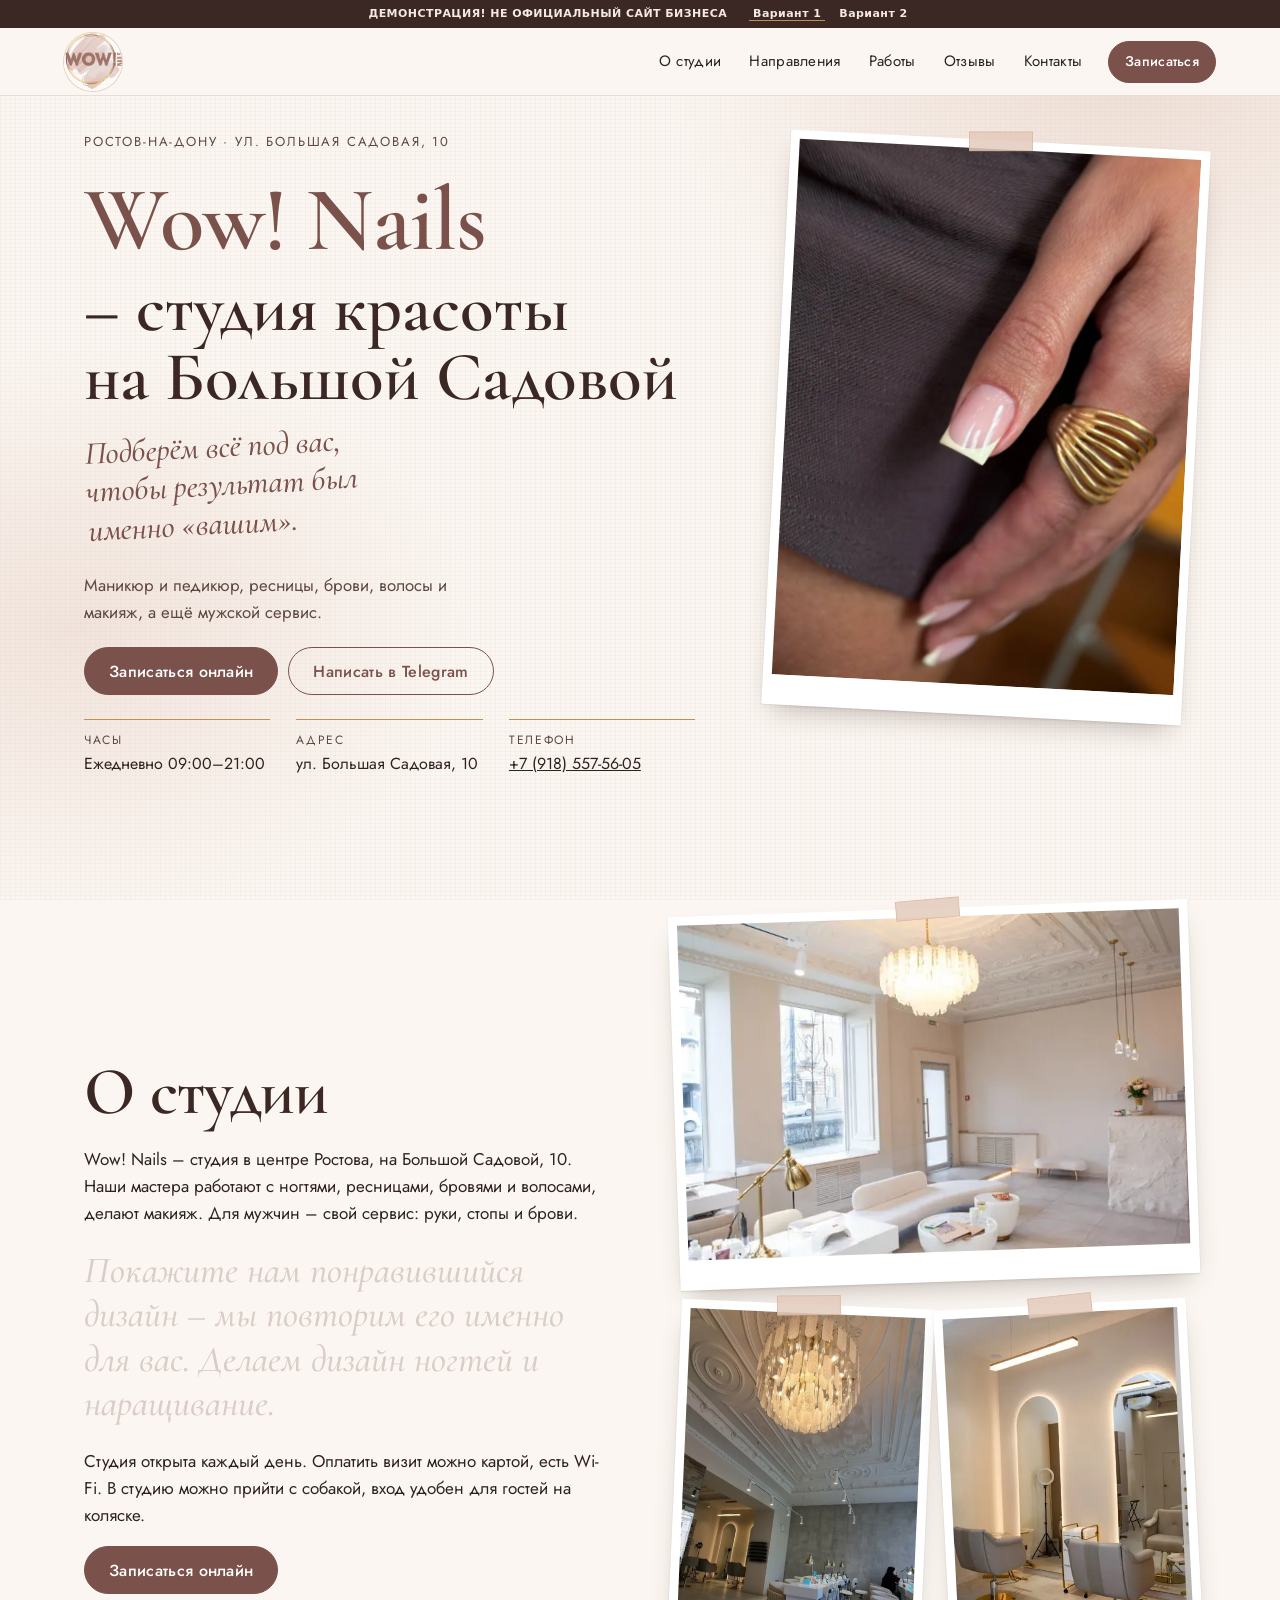
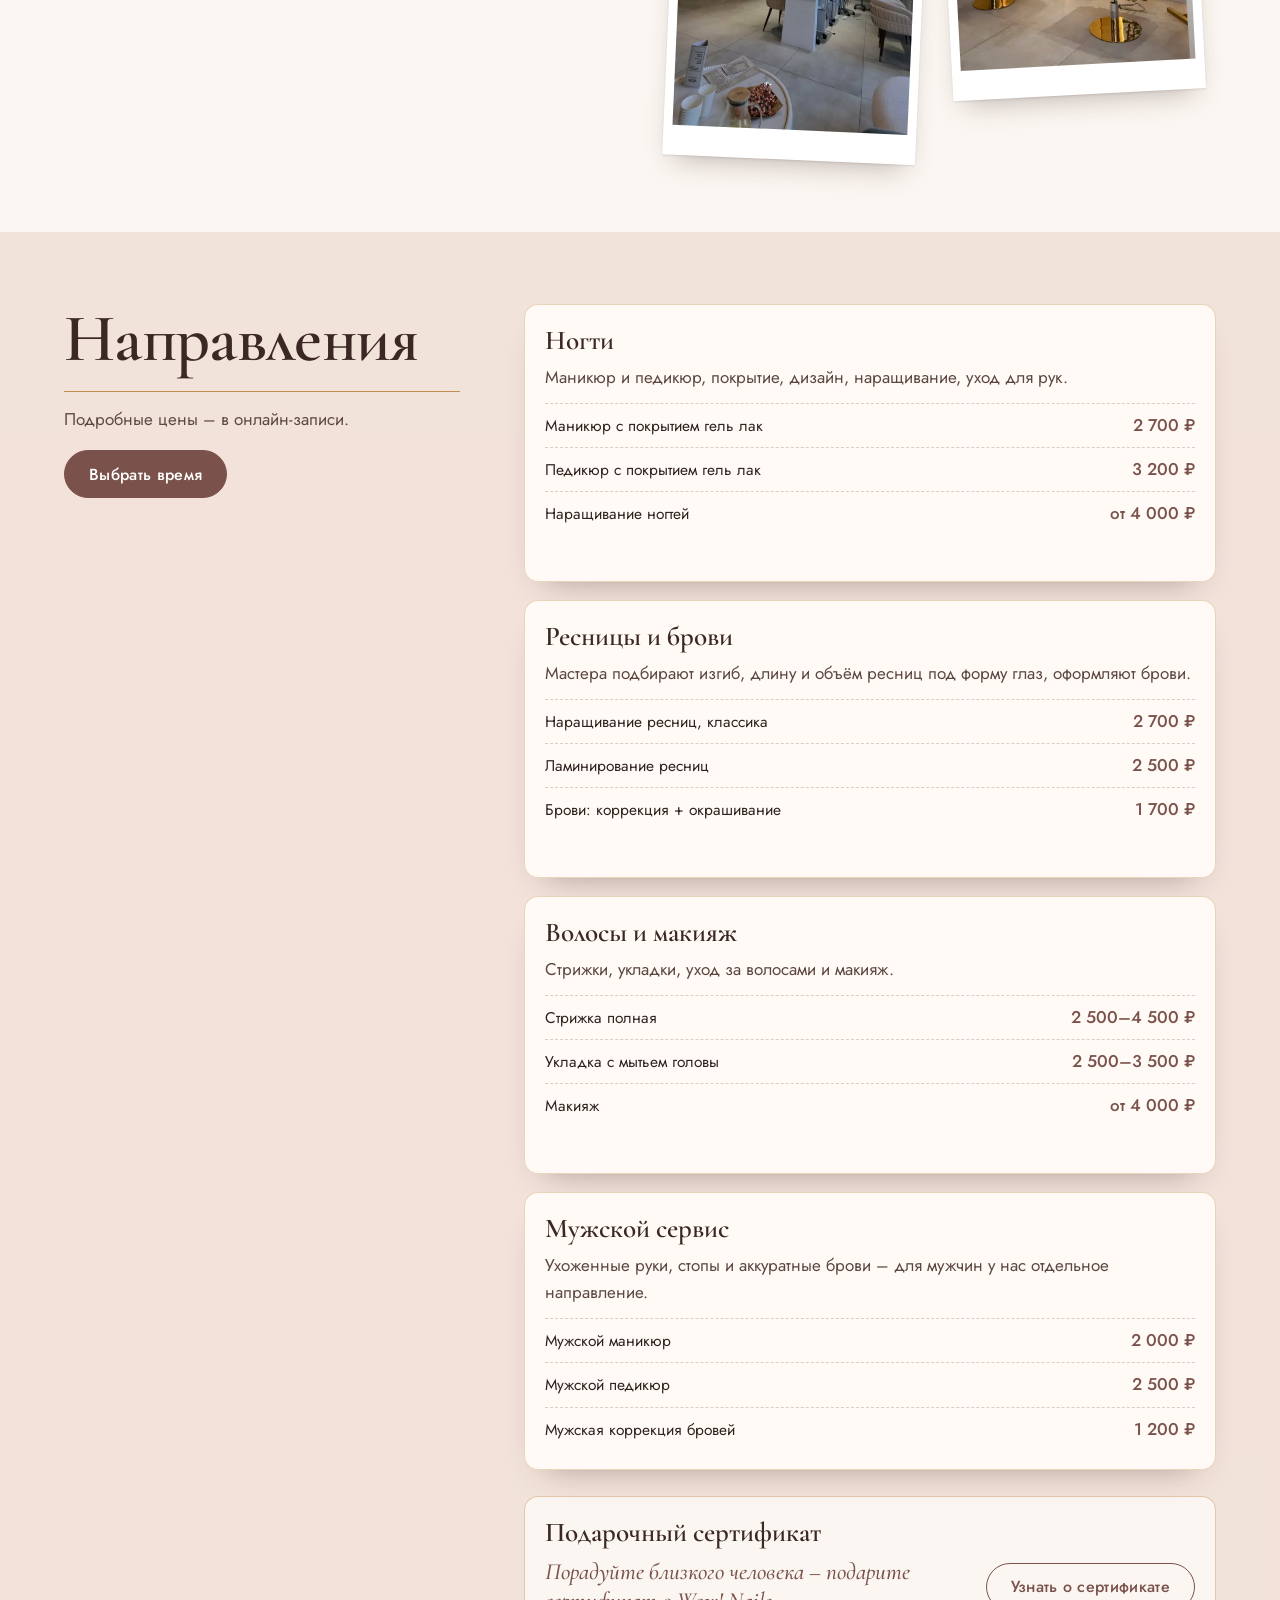
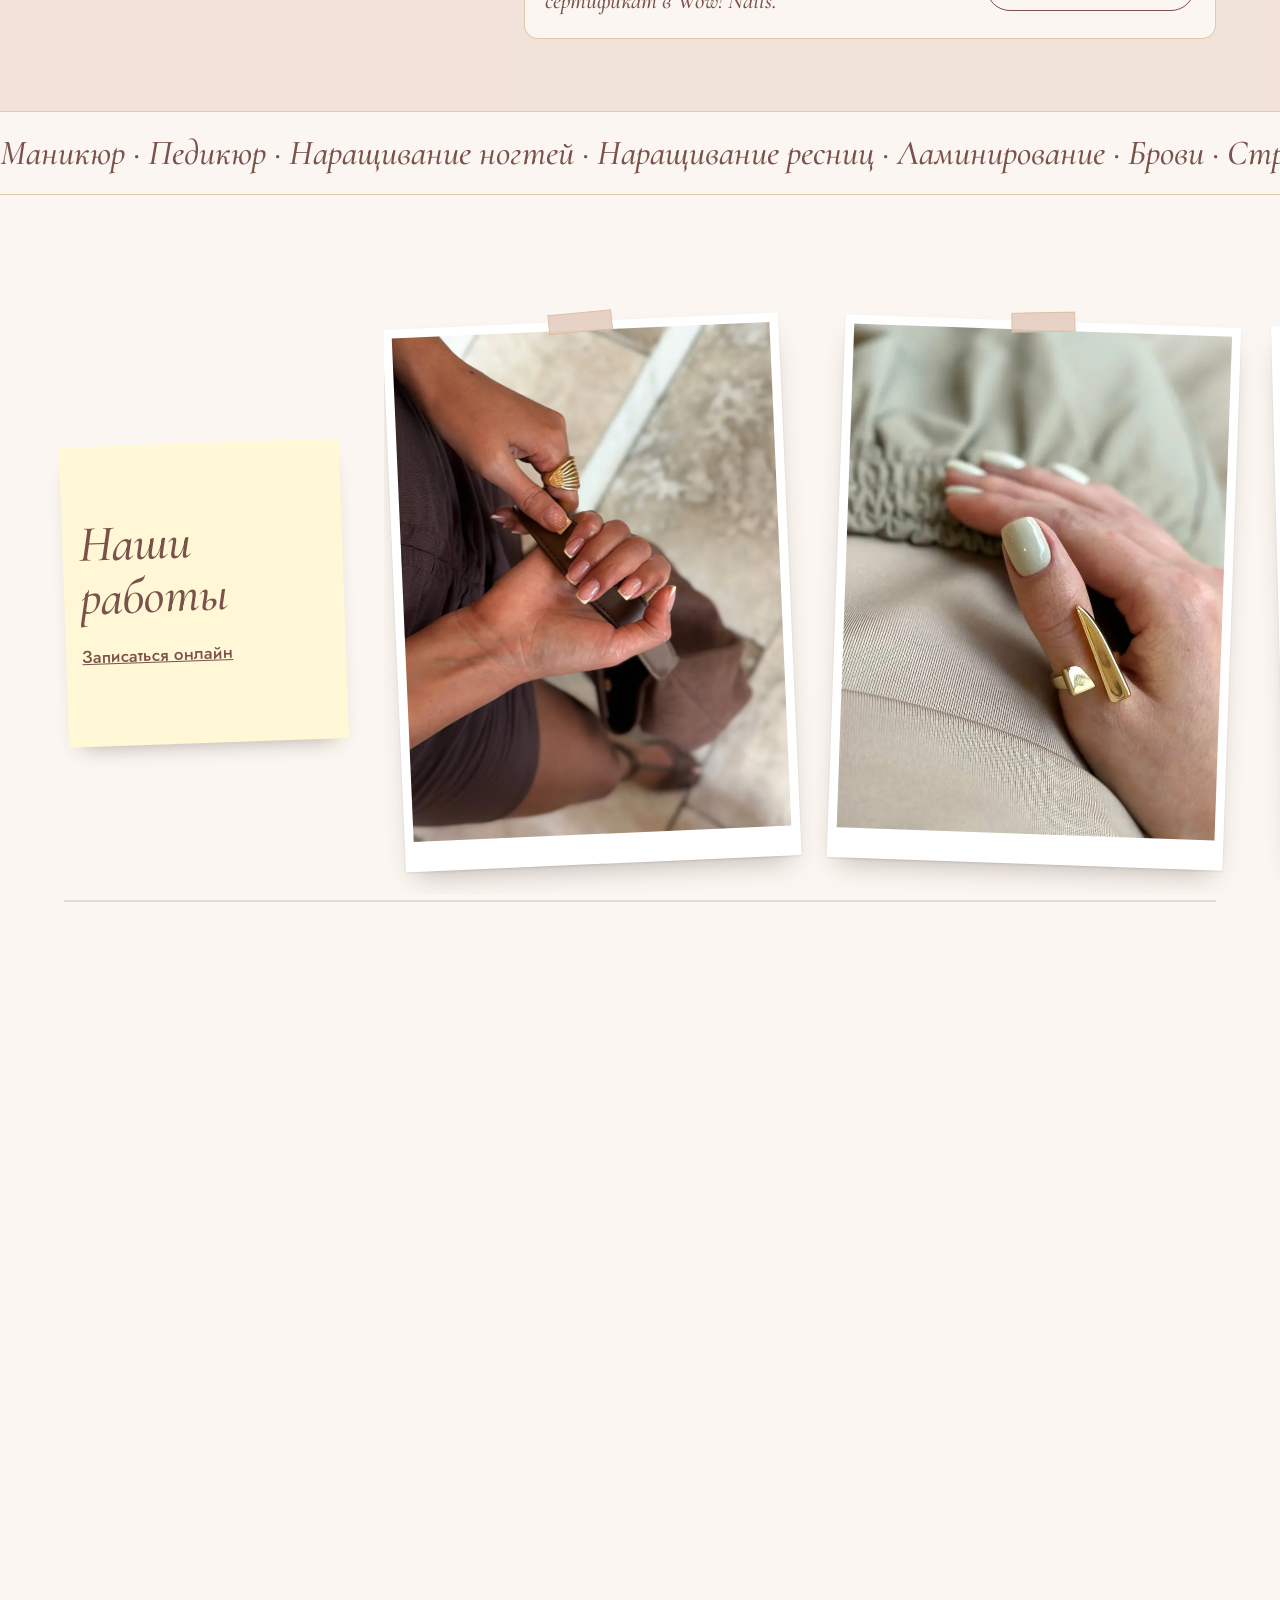
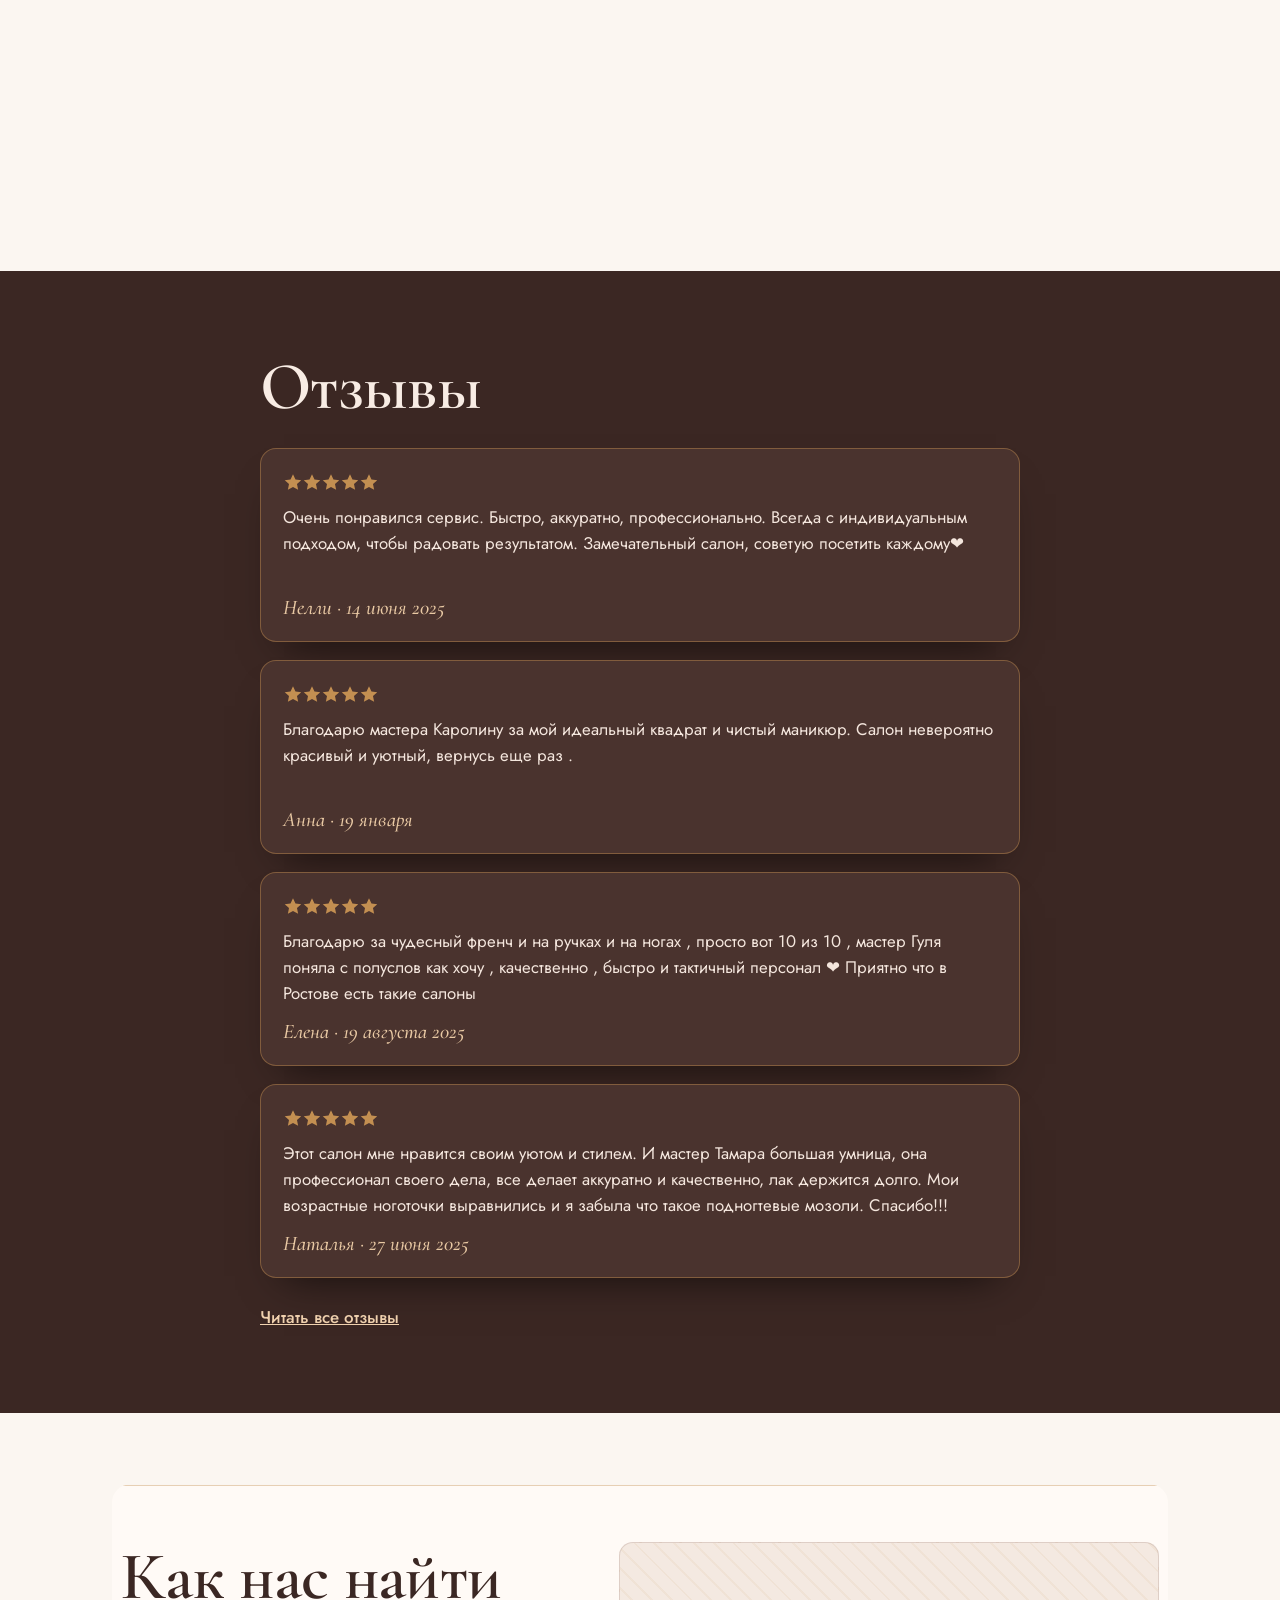
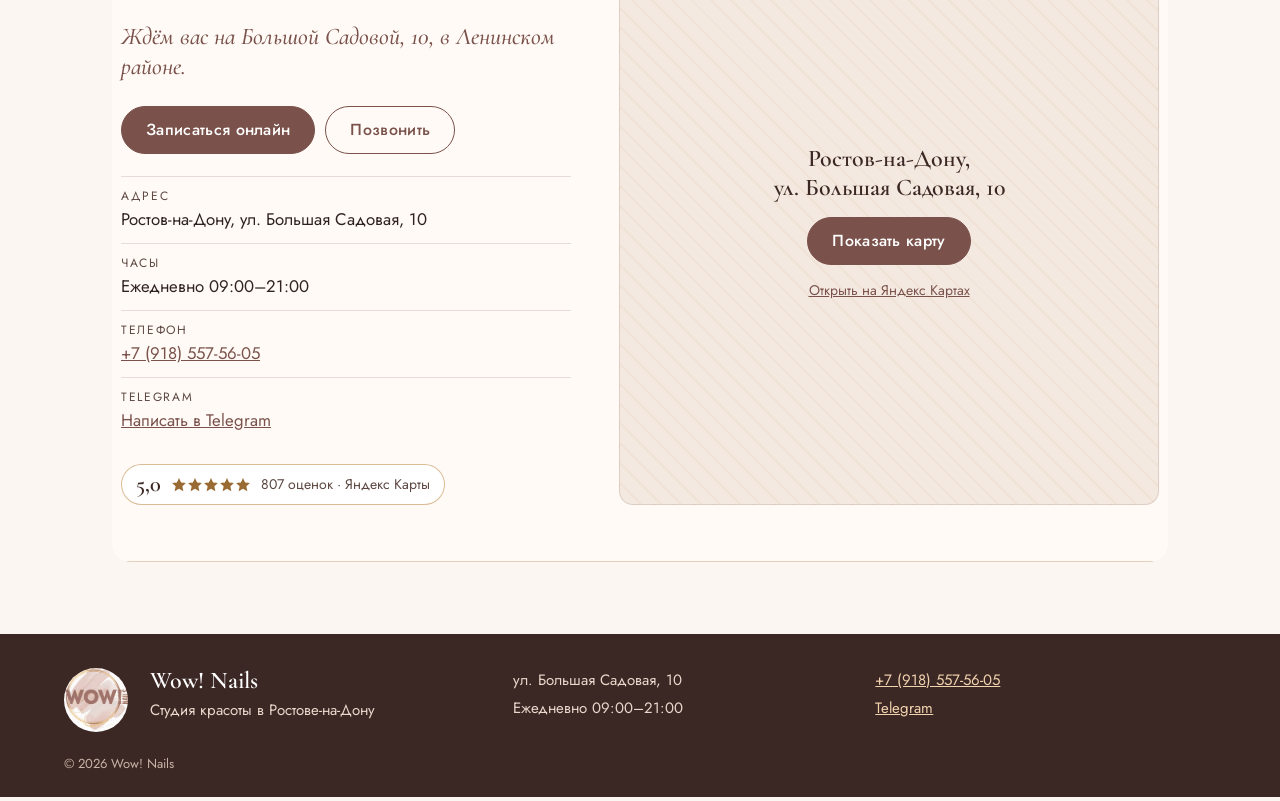
<file: index.html>
<!DOCTYPE html>
<html lang="ru">
<head>
<meta charset="utf-8">
<meta name="viewport" content="width=device-width, initial-scale=1.0">
<meta name="robots" content="noindex, nofollow">
<title>Студия красоты на Большой Садовой · Wow! Nails</title>
<meta name="description" content="Wow! Nails · студия красоты в Ростове-на-Дону, Большая Садовая, 10: маникюр и педикюр, ресницы, брови, волосы, макияж, мужской сервис. Ежедневно 09:00–21:00.">
<meta name="theme-color" content="#7a524b">

<link rel="icon" sizes="any" href="logos/favicon.ico">
<link rel="icon" type="image/png" sizes="32x32" href="logos/favicon-32x32.png">
<link rel="apple-touch-icon" sizes="180x180" href="logos/apple-touch-icon.png">
<link rel="preload" href="fonts/cg-600.woff2" as="font" type="font/woff2" crossorigin>
<link rel="preload" href="fonts/jost-var.woff2" as="font" type="font/woff2" crossorigin>
<link rel="stylesheet" href="css/fonts.css">
<link rel="stylesheet" href="css/styles.css">
<script>(function(h){if(matchMedia('(prefers-reduced-motion: no-preference)').matches){h.classList.add('m-on');setTimeout(function(){if(!h.classList.contains('m-ready'))h.classList.remove('m-on')},2500)}})(document.documentElement)</script>
</head>
<body>
<div class="board" aria-hidden="true"></div>
<div class="spot" aria-hidden="true"></div>

<div class="top">
  <div class="demo">
    <p class="demo__t">ДЕМОНСТРАЦИЯ! НЕ ОФИЦИАЛЬНЫЙ САЙТ БИЗНЕСА</p>
    <nav class="demo__sw" aria-label="Варианты демо">
      <a href="index.html" aria-current="page">Вариант 1</a>
      <a href="v2/index.html">Вариант 2</a>
    </nav>
  </div>
  <header class="hd">
    <a class="hd__logo" href="#top"><img src="logos/logo.png" width="160" height="160" alt="Wow! Nails"></a>
    <nav class="hd__nav" aria-label="Разделы">
      <a href="#about">О студии</a>
      <a href="#services">Направления</a>
      <a href="#works">Работы</a>
      <a href="#reviews">Отзывы</a>
      <a href="#contacts">Контакты</a>
    </nav>
    <a class="btn hd__book" href="https://yandex.com/maps/org/wow_nails/76988896885/?booking[page]=menu&amp;booking[permalink]=76988896885" target="_blank" rel="noopener">Записаться</a>
    <details class="mnav">
      <summary aria-label="Меню"><span class="mnav__i" aria-hidden="true"></span></summary>
      <nav class="mnav__p" aria-label="Разделы, меню">
        <a href="#about">О студии</a>
        <a href="#services">Направления</a>
        <a href="#works">Работы</a>
        <a href="#reviews">Отзывы</a>
        <a href="#contacts">Контакты</a>
      </nav>
    </details>
  </header>
</div>
<div class="top-sp" aria-hidden="true"></div>

<main>
  <section class="hero" id="top" aria-labelledby="h1">
    <div class="hero__text">
      <p class="brow" data-rv="up">Ростов-на-Дону · ул.&nbsp;Большая Садовая,&nbsp;10</p>
      <h1 id="h1" data-words><span class="h1a">Wow! Nails</span> <span class="h1b">– студия красоты на&nbsp;Большой Садовой</span></h1>
      <p class="note hero__note" data-rv="note">Подберём всё под вас, чтобы результат был именно «вашим».</p>
      <p class="hero__line">Маникюр и педикюр, ресницы, брови, волосы и макияж, а ещё мужской сервис.</p>
      <div class="hero__cta">
        <a class="btn" href="https://yandex.com/maps/org/wow_nails/76988896885/?booking[page]=menu&amp;booking[permalink]=76988896885" target="_blank" rel="noopener">Записаться онлайн</a>
        <a class="btn btn--ghost" href="https://t.me/wow_nails_rostov" target="_blank" rel="noopener">Написать в Telegram</a>
      </div>
    </div>
    <figure class="hero__pol" data-rv="pinh">
      <div class="pol pol--hero" data-tilt><img src="img/work-09.webp" width="900" height="1200" alt="Нюдовый френч и крупное золотое кольцо" fetchpriority="high"></div>
    </figure>
    <ul class="facts" data-stagger>
      <li data-rv="line"><span class="facts__k">Часы</span> Ежедневно 09:00–21:00</li>
      <li data-rv="line"><span class="facts__k">Адрес</span> ул.&nbsp;Большая Садовая,&nbsp;10</li>
      <li data-rv="line"><span class="facts__k">Телефон</span> <a href="tel:+79185575605">+7&nbsp;(918)&nbsp;557-56-05</a></li>
    </ul>
  </section>

  <section class="about" id="about" aria-labelledby="h-about">
    <div class="about__text">
      <h2 id="h-about" data-words>О студии</h2>
      <p data-rv="up">Wow! Nails – студия в центре Ростова, на Большой Садовой,&nbsp;10. Наши мастера работают с ногтями, ресницами, бровями и волосами, делают макияж. Для мужчин – свой сервис: руки, стопы и брови.</p>
      <p class="motto" data-light>Покажите нам понравившийся дизайн – мы повторим его именно для вас. Делаем дизайн ногтей и наращивание.</p>
      <p data-rv="up">Студия открыта каждый день. Оплатить визит можно картой, есть Wi-Fi. В студию можно прийти с собакой, вход удобен для гостей на коляске.</p>
      <p data-rv="up"><a class="btn" href="https://yandex.com/maps/org/wow_nails/76988896885/?booking[page]=menu&amp;booking[permalink]=76988896885" target="_blank" rel="noopener">Записаться онлайн</a></p>
    </div>
    <ul class="about__pics" data-stagger>
      <li class="ap ap--wide" data-rv="pin" style="--r:-2deg"><div class="pol"><img src="img/interior-03.webp" width="640" height="427" alt="Зона ожидания у стойки администратора, хрустальная люстра" loading="lazy"></div></li>
      <li class="ap" data-rv="pin" style="--r:2.5deg"><div class="pol"><img src="img/interior-01.webp" width="676" height="1200" alt="Зал маникюра под большой люстрой" loading="lazy"></div></li>
      <li class="ap" data-rv="pin" style="--r:-3deg"><div class="pol"><img src="img/interior-02.webp" width="427" height="640" alt="Места стилистов у арочных зеркал с подсветкой" loading="lazy"></div></li>
    </ul>
  </section>

  <section class="services" id="services" aria-labelledby="h-serv">
    <div class="services__head">
      <h2 id="h-serv" data-words>Направления</h2>
      <span class="rule" data-rv="line" aria-hidden="true"></span>
      <p class="services__more" data-rv="up" style="--d:200ms">Подробные цены – в онлайн-записи.</p>
      <p data-rv="up" style="--d:260ms"><a class="btn" href="https://yandex.com/maps/org/wow_nails/76988896885/?booking[page]=menu&amp;booking[permalink]=76988896885" target="_blank" rel="noopener">Выбрать время</a></p>
    </div>
    <ul class="stack" data-stack>
      <li><article class="card" style="--r:-1.2deg">
        <h3>Ногти</h3>
        <p>Маникюр и педикюр, покрытие, дизайн, наращивание, уход для рук.</p>
        <dl class="price">
          <div><dt>Маникюр с покрытием гель лак</dt><dd>2&nbsp;700&nbsp;₽</dd></div>
          <div><dt>Педикюр с покрытием гель лак</dt><dd>3&nbsp;200&nbsp;₽</dd></div>
          <div><dt>Наращивание ногтей</dt><dd>от&nbsp;4&nbsp;000&nbsp;₽</dd></div>
        </dl>
      </article></li>
      <li><article class="card" style="--r:1deg">
        <h3>Ресницы и брови</h3>
        <p>Мастера подбирают изгиб, длину и объём ресниц под форму глаз, оформляют брови.</p>
        <dl class="price">
          <div><dt>Наращивание ресниц, классика</dt><dd>2&nbsp;700&nbsp;₽</dd></div>
          <div><dt>Ламинирование ресниц</dt><dd>2&nbsp;500&nbsp;₽</dd></div>
          <div><dt>Брови: коррекция + окрашивание</dt><dd>1&nbsp;700&nbsp;₽</dd></div>
        </dl>
      </article></li>
      <li><article class="card" style="--r:-.8deg">
        <h3>Волосы и макияж</h3>
        <p>Стрижки, укладки, уход за волосами и макияж.</p>
        <dl class="price">
          <div><dt>Стрижка полная</dt><dd>2&nbsp;500–4&nbsp;500&nbsp;₽</dd></div>
          <div><dt>Укладка с мытьем головы</dt><dd>2&nbsp;500–3&nbsp;500&nbsp;₽</dd></div>
          <div><dt>Макияж</dt><dd>от&nbsp;4&nbsp;000&nbsp;₽</dd></div>
        </dl>
      </article></li>
      <li><article class="card" style="--r:1.4deg">
        <h3>Мужской сервис</h3>
        <p>Ухоженные руки, стопы и аккуратные брови – для мужчин у нас отдельное направление.</p>
        <dl class="price">
          <div><dt>Мужской маникюр</dt><dd>2&nbsp;000&nbsp;₽</dd></div>
          <div><dt>Мужской педикюр</dt><dd>2&nbsp;500&nbsp;₽</dd></div>
          <div><dt>Мужская коррекция бровей</dt><dd>1&nbsp;200&nbsp;₽</dd></div>
        </dl>
      </article></li>
    </ul>
    <aside class="gift" aria-labelledby="h-gift" data-rv="up">
      <h3 id="h-gift">Подарочный сертификат</h3>
      <p>Порадуйте близкого человека – подарите сертификат в Wow! Nails.</p>
      <a class="btn btn--ghost" href="tel:+79185575605">Узнать о сертификате</a>
    </aside>
  </section>

  <div class="marq" aria-hidden="true">
    <div class="marq__r">
      <span>Маникюр · Педикюр · Наращивание ногтей · Наращивание ресниц · Ламинирование · Брови · Стрижки · Укладки · Макияж · Мужской маникюр ·&nbsp;</span><span>Маникюр · Педикюр · Наращивание ногтей · Наращивание ресниц · Ламинирование · Брови · Стрижки · Укладки · Макияж · Мужской маникюр ·&nbsp;</span>
    </div>
  </div>

  <section class="works" id="works" aria-labelledby="h-works" data-lane data-k="0.62">
    <div class="lane-pin">
      <div class="lane-grid">
        <div class="works__note" data-rv="note">
          <h2 id="h-works" data-words>Наши работы</h2>
          <a class="works__book" href="https://yandex.com/maps/org/wow_nails/76988896885/?booking[page]=menu&amp;booking[permalink]=76988896885" target="_blank" rel="noopener">Записаться онлайн</a>
        </div>
        <div class="lane-view">
          <ul class="lane-track" data-stagger>
            <li data-rv="pin" style="--r:-2.5deg"><div class="pol"><img src="img/work-10.webp" width="900" height="1200" alt="Нюдовый френч и золотые кольца" loading="lazy"></div></li>
            <li data-rv="pin" style="--r:2deg"><div class="pol"><img src="img/work-03.webp" width="750" height="1000" alt="Короткий маникюр фисташкового цвета, золотое кольцо" loading="lazy"></div></li>
            <li data-rv="pin" style="--r:-1.5deg"><div class="pol"><img src="img/work-11.webp" width="900" height="1200" alt="Френч на руках и педикюр, коричневые босоножки" loading="lazy"></div></li>
            <li data-rv="pin" style="--r:3deg"><div class="pol"><img src="img/work-04.webp" width="750" height="1000" alt="Бордовый маникюр и подсолнухи" loading="lazy"></div></li>
            <li data-rv="pin" style="--r:-3deg"><div class="pol"><img src="img/work-02.webp" width="750" height="1000" alt="Педикюр с жемчужно-белым покрытием" loading="lazy"></div></li>
            <li data-rv="pin" style="--r:1.5deg"><div class="pol"><img src="img/work-12.webp" width="900" height="1200" alt="Розово-нюдовый френч и золотые кольца" loading="lazy"></div></li>
            <li data-rv="pin" style="--r:-2deg"><div class="pol"><img src="img/work-06.webp" width="750" height="1000" alt="Маникюр цвета фисташкового молока, массивное кольцо" loading="lazy"></div></li>
            <li data-rv="pin" style="--r:2.5deg"><div class="pol"><img src="img/work-05.webp" width="750" height="1000" alt="Педикюр тёмно-вишнёвого цвета" loading="lazy"></div></li>
            <li data-rv="pin" style="--r:-1.5deg"><div class="pol"><img src="img/work-01.webp" width="480" height="640" alt="Нюдовые ногти с золотой фольгой" loading="lazy"></div></li>
            <li data-rv="pin" style="--r:2deg"><div class="pol"><img src="img/work-07.webp" width="750" height="1000" alt="Нежно-розовый педикюр, светлые туфли" loading="lazy"></div></li>
            <li data-rv="pin" style="--r:-2.5deg"><div class="pol"><img src="img/work-08.webp" width="750" height="1000" alt="Голубой педикюр" loading="lazy"></div></li>
          </ul>
        </div>
      </div>
      <div class="lane-prog" aria-hidden="true"><span></span></div>
    </div>
  </section>

  <section class="reviews" id="reviews" aria-labelledby="h-rev">
    <h2 id="h-rev" data-words>Отзывы</h2>
    <ul class="stack rv" data-stack>
      <li><figure class="rvc">
        <p class="stars" aria-label="Оценка 5 из 5"><svg viewBox="0 0 100 20" aria-hidden="true"><use href="#st5"/></svg></p>
        <blockquote><p>Очень понравился сервис. Быстро, аккуратно, профессионально. Всегда с индивидуальным подходом, чтобы радовать результатом. Замечательный салон, советую посетить каждому❤️</p></blockquote>
        <figcaption>Нелли · <time datetime="2025-06-14">14 июня 2025</time></figcaption>
      </figure></li>
      <li><figure class="rvc">
        <p class="stars" aria-label="Оценка 5 из 5"><svg viewBox="0 0 100 20" aria-hidden="true"><use href="#st5"/></svg></p>
        <blockquote><p>Благодарю мастера Каролину за мой идеальный квадрат и чистый маникюр. Салон невероятно красивый и уютный, вернусь еще раз .</p></blockquote>
        <figcaption>Анна · 19 января</figcaption>
      </figure></li>
      <li><figure class="rvc">
        <p class="stars" aria-label="Оценка 5 из 5"><svg viewBox="0 0 100 20" aria-hidden="true"><use href="#st5"/></svg></p>
        <blockquote><p>Благодарю за чудесный френч и на ручках и на ногах , просто вот 10 из 10 , мастер Гуля поняла с полуслов как хочу , качественно , быстро и тактичный персонал ❤️ Приятно что в Ростове есть такие салоны</p></blockquote>
        <figcaption>Елена · <time datetime="2025-08-19">19 августа 2025</time></figcaption>
      </figure></li>
      <li><figure class="rvc">
        <p class="stars" aria-label="Оценка 5 из 5"><svg viewBox="0 0 100 20" aria-hidden="true"><use href="#st5"/></svg></p>
        <blockquote><p>Этот салон мне нравится своим уютом и стилем. И мастер Тамара большая умница, она профессионал своего дела, все делает аккуратно и качественно, лак держится долго. Мои возрастные ноготочки выравнились и я забыла что такое подногтевые мозоли. Спасибо!!!</p></blockquote>
        <figcaption>Наталья · <time datetime="2025-06-27">27 июня 2025</time></figcaption>
      </figure></li>
    </ul>
    <p class="rv__all"><a href="https://yandex.com/maps/org/wow_nails/76988896885/reviews/" target="_blank" rel="noopener">Читать все отзывы</a></p>
  </section>

  <section class="contacts" id="contacts" aria-labelledby="h-cont">
    <div class="final">
      <div class="contacts__info">
        <h2 id="h-cont" data-words>Как нас найти</h2>
        <p class="contacts__lead">Ждём вас на Большой Садовой, 10, в Ленинском районе.</p>
        <div class="contacts__cta">
          <a class="btn" href="https://yandex.com/maps/org/wow_nails/76988896885/?booking[page]=menu&amp;booking[permalink]=76988896885" target="_blank" rel="noopener">Записаться онлайн</a>
          <a class="btn btn--ghost" href="tel:+79185575605">Позвонить</a>
        </div>
        <dl class="nap">
          <div><dt>Адрес</dt><dd>Ростов-на-Дону, ул.&nbsp;Большая Садовая,&nbsp;10</dd></div>
          <div><dt>Часы</dt><dd>Ежедневно 09:00–21:00</dd></div>
          <div><dt>Телефон</dt><dd><a href="tel:+79185575605">+7&nbsp;(918)&nbsp;557-56-05</a></dd></div>
          <div><dt>Telegram</dt><dd><a href="https://t.me/wow_nails_rostov" target="_blank" rel="noopener">Написать в Telegram</a></dd></div>
        </dl>
        <a class="badge" href="https://yandex.com/maps/org/wow_nails/76988896885/reviews/" target="_blank" rel="noopener">
          <span class="badge__n">5,0</span>
          <svg class="badge__s" viewBox="0 0 100 20" aria-hidden="true"><use href="#st5"/></svg>
          <span class="badge__t">807 оценок · Яндекс Карты</span>
        </a>
      </div>
      <div class="map" data-src="https://yandex.ru/map-widget/v1/org/wow_nails/76988896885/">
        <div class="map__ph">
          <p class="map__addr">Ростов-на-Дону,<br>ул.&nbsp;Большая Садовая,&nbsp;10</p>
          <button class="btn" type="button" data-map>Показать карту</button>
          <a class="map__ext" href="https://yandex.com/maps/org/wow_nails/76988896885/" target="_blank" rel="noopener">Открыть на Яндекс Картах</a>
        </div>
      </div>
    </div>
  </section>
</main>

<footer class="ft">
  <div class="ft__in">
    <img class="ft__logo" src="logos/logo.png" width="160" height="160" alt="Wow! Nails" loading="lazy">
    <div class="ft__col">
      <p class="ft__name">Wow! Nails</p>
      <p>Студия красоты в Ростове-на-Дону</p>
    </div>
    <div class="ft__col">
      <p>ул.&nbsp;Большая Садовая,&nbsp;10</p>
      <p>Ежедневно 09:00–21:00</p>
    </div>
    <div class="ft__col">
      <p><a href="tel:+79185575605">+7&nbsp;(918)&nbsp;557-56-05</a></p>
      <p><a href="https://t.me/wow_nails_rostov" target="_blank" rel="noopener">Telegram</a></p>
    </div>
  </div>
  <p class="ft__c">© 2026 Wow! Nails</p>
</footer>

<svg width="0" height="0" style="position:absolute" aria-hidden="true" focusable="false">
  <defs>
    <symbol id="st1" viewBox="0 0 20 20"><path d="M10 1.2l2.6 5.6 6.1.7-4.5 4.2 1.2 6L10 14.7l-5.4 3 1.2-6L1.3 7.5l6.1-.7z"/></symbol>
    <symbol id="st5" viewBox="0 0 100 20"><use href="#st1" x="0" width="20"/><use href="#st1" x="20" width="20"/><use href="#st1" x="40" width="20"/><use href="#st1" x="60" width="20"/><use href="#st1" x="80" width="20"/></symbol>
  </defs>
</svg>
<script src="js/motion.js" defer></script>
</body>
</html>
</file>
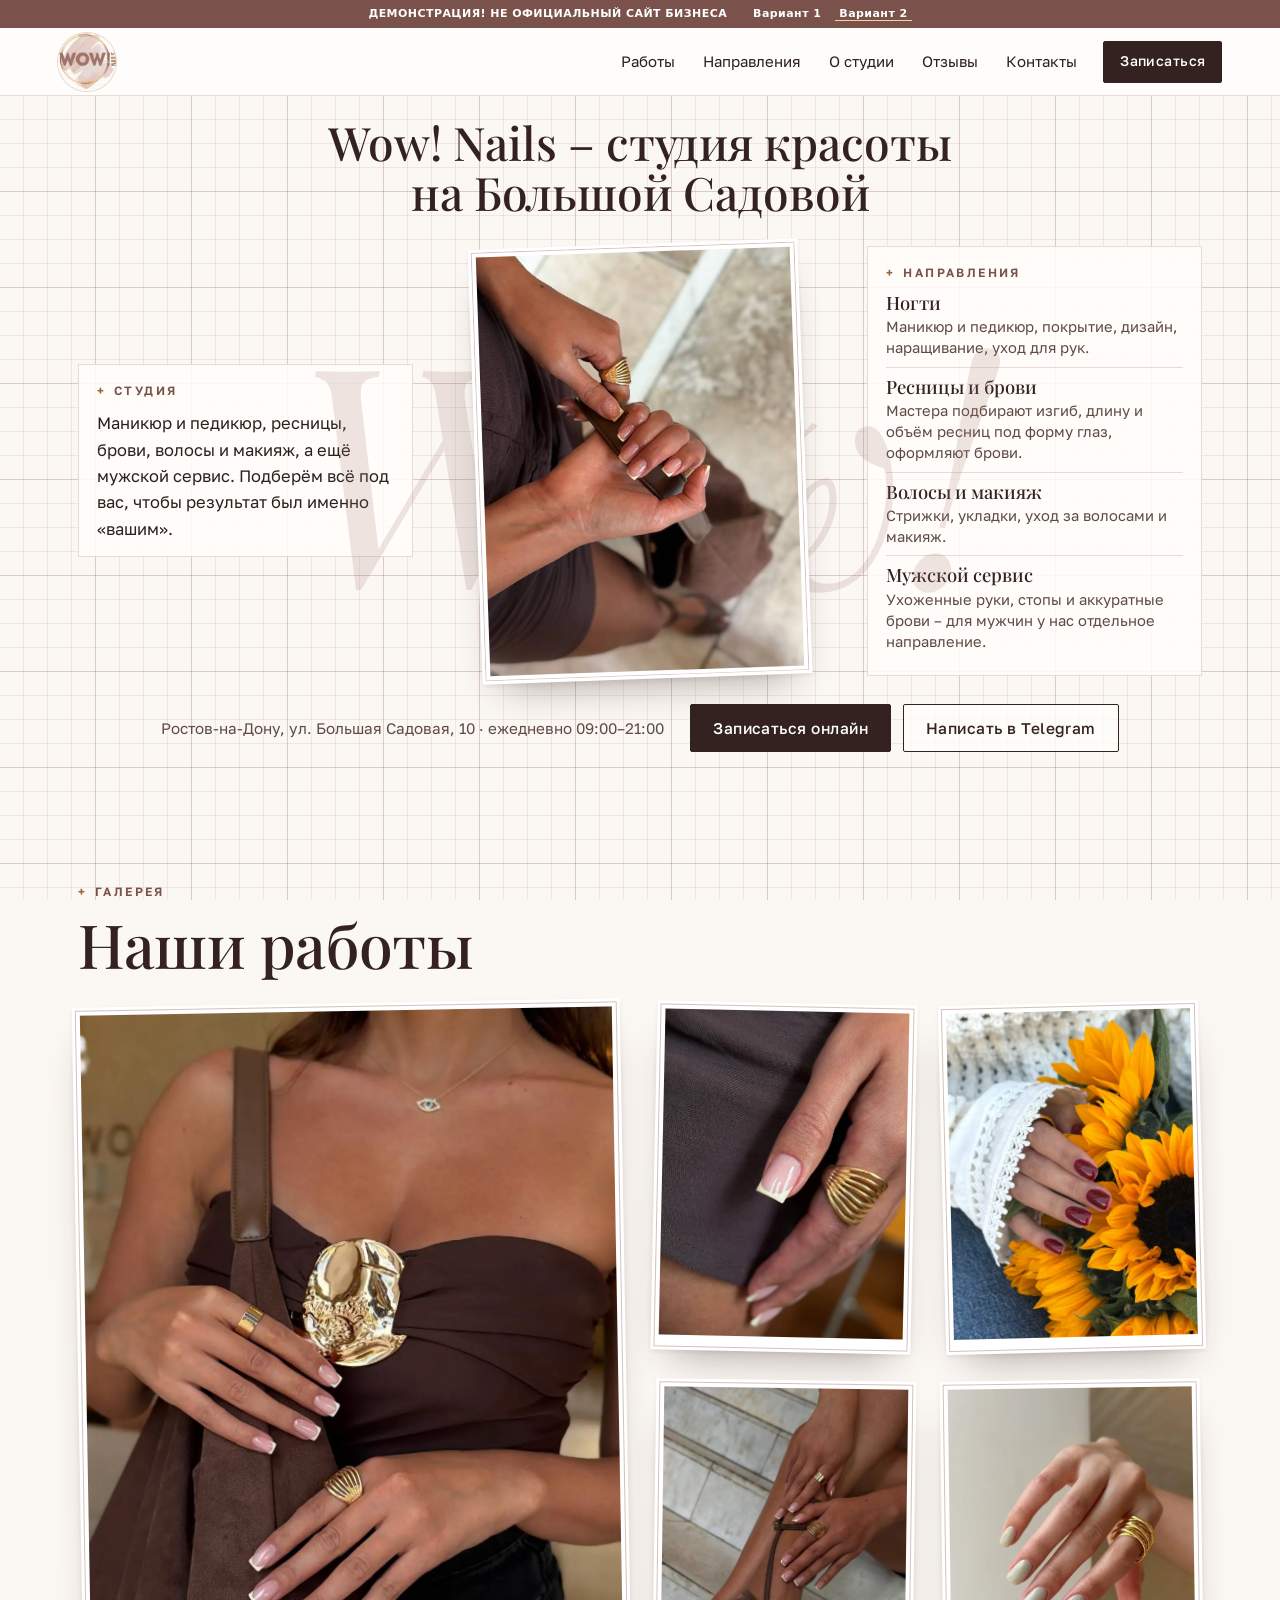
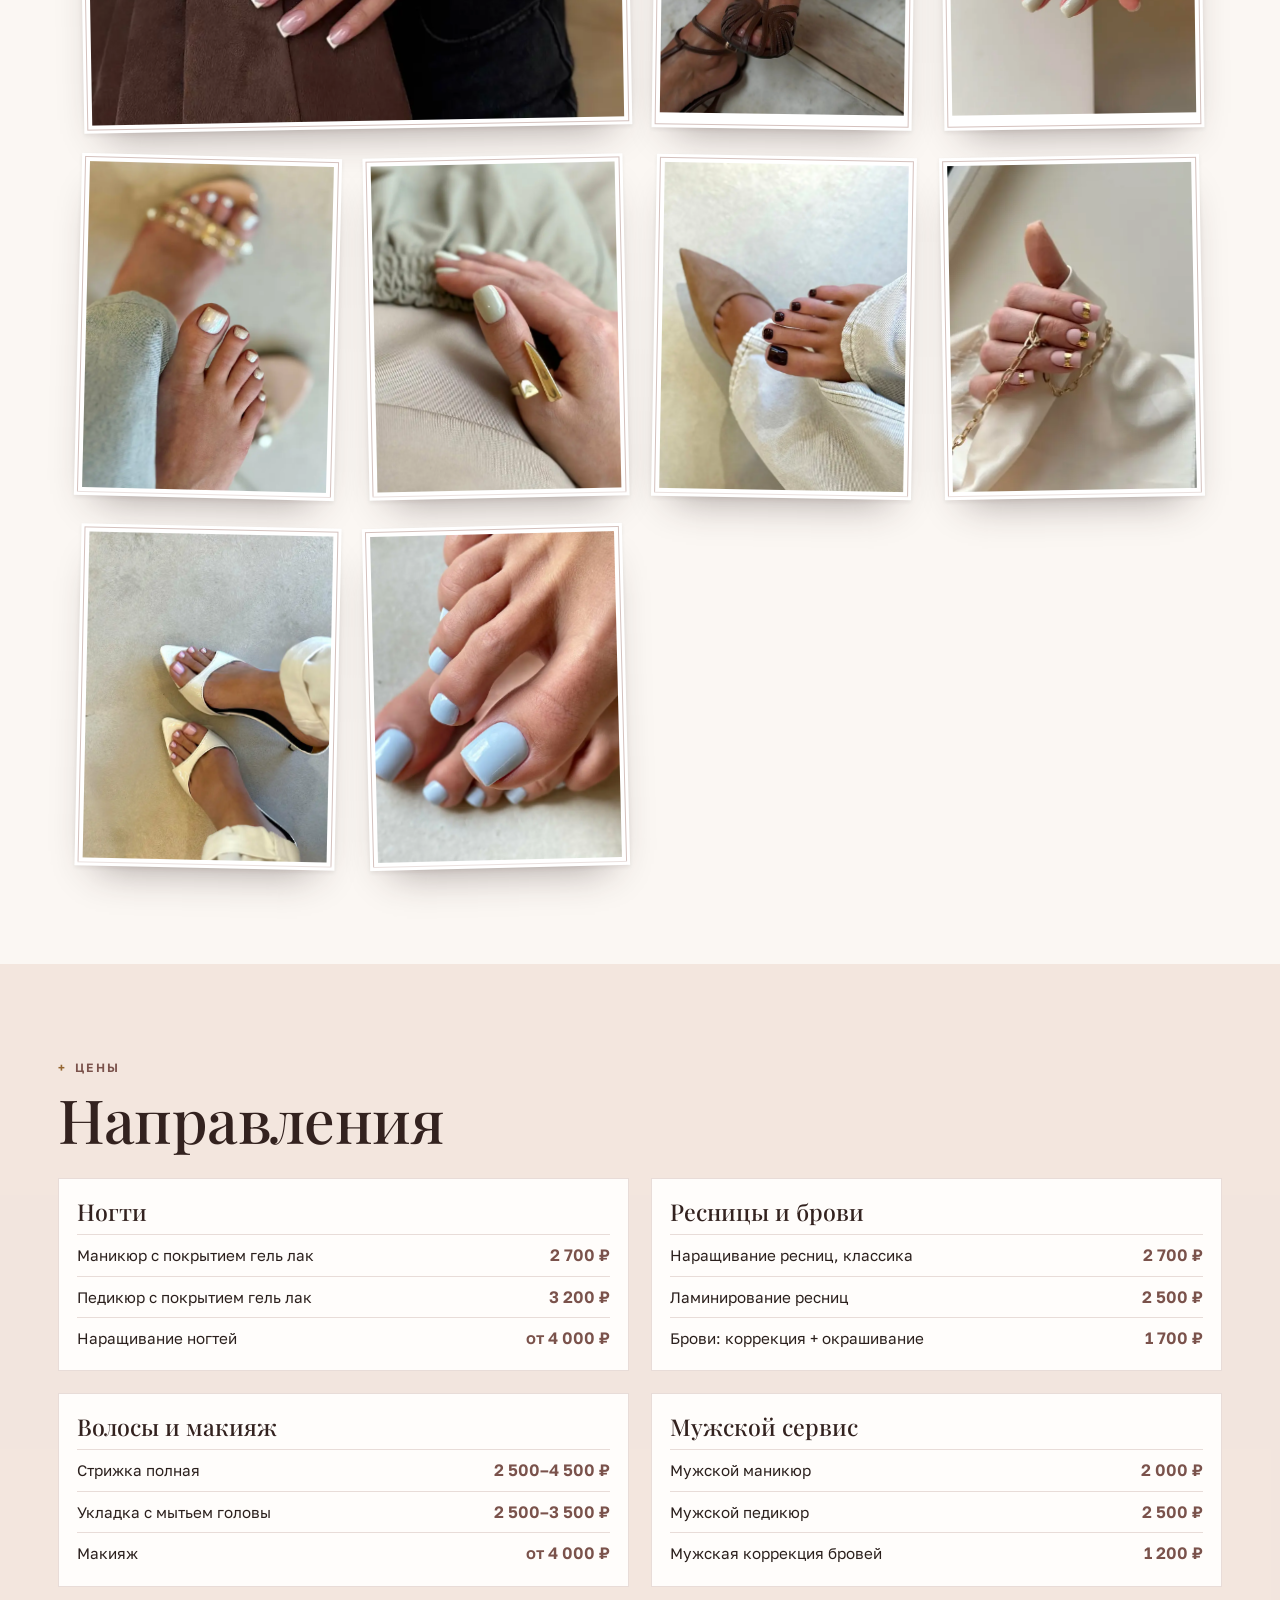
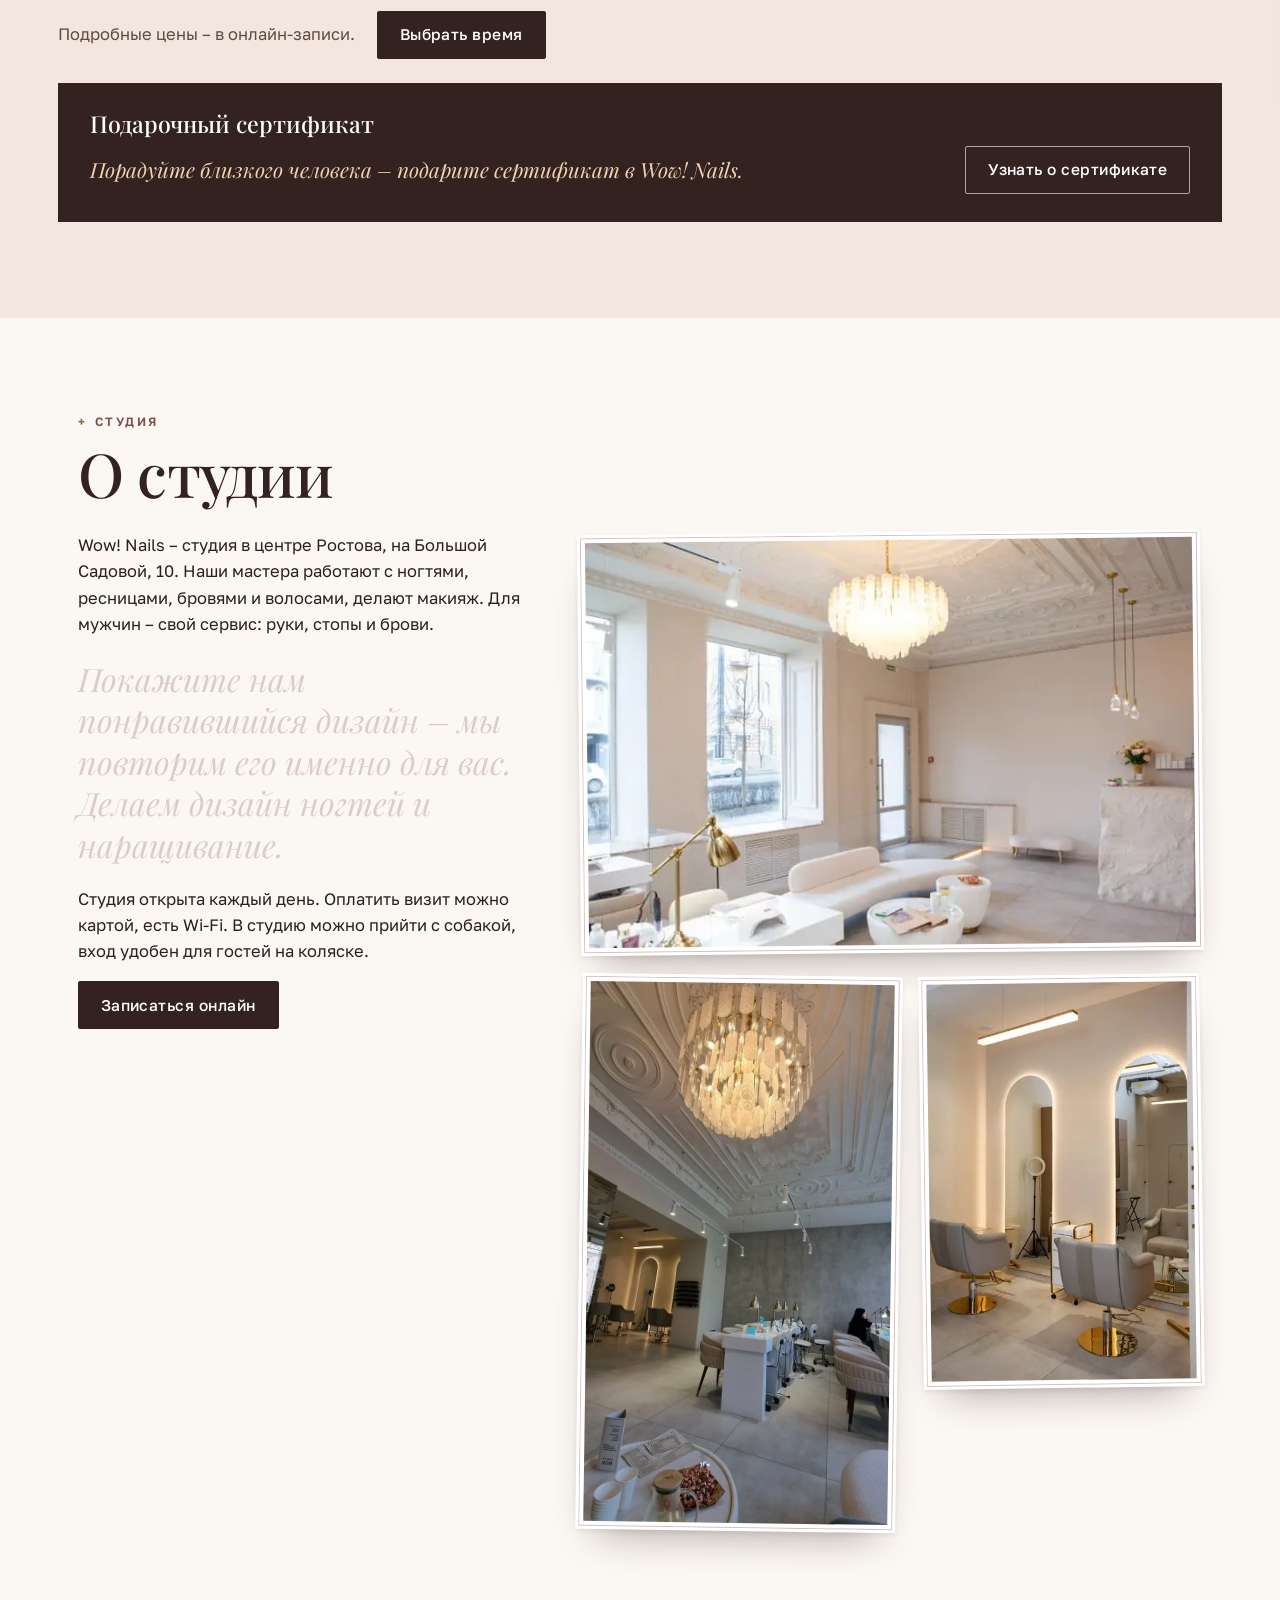
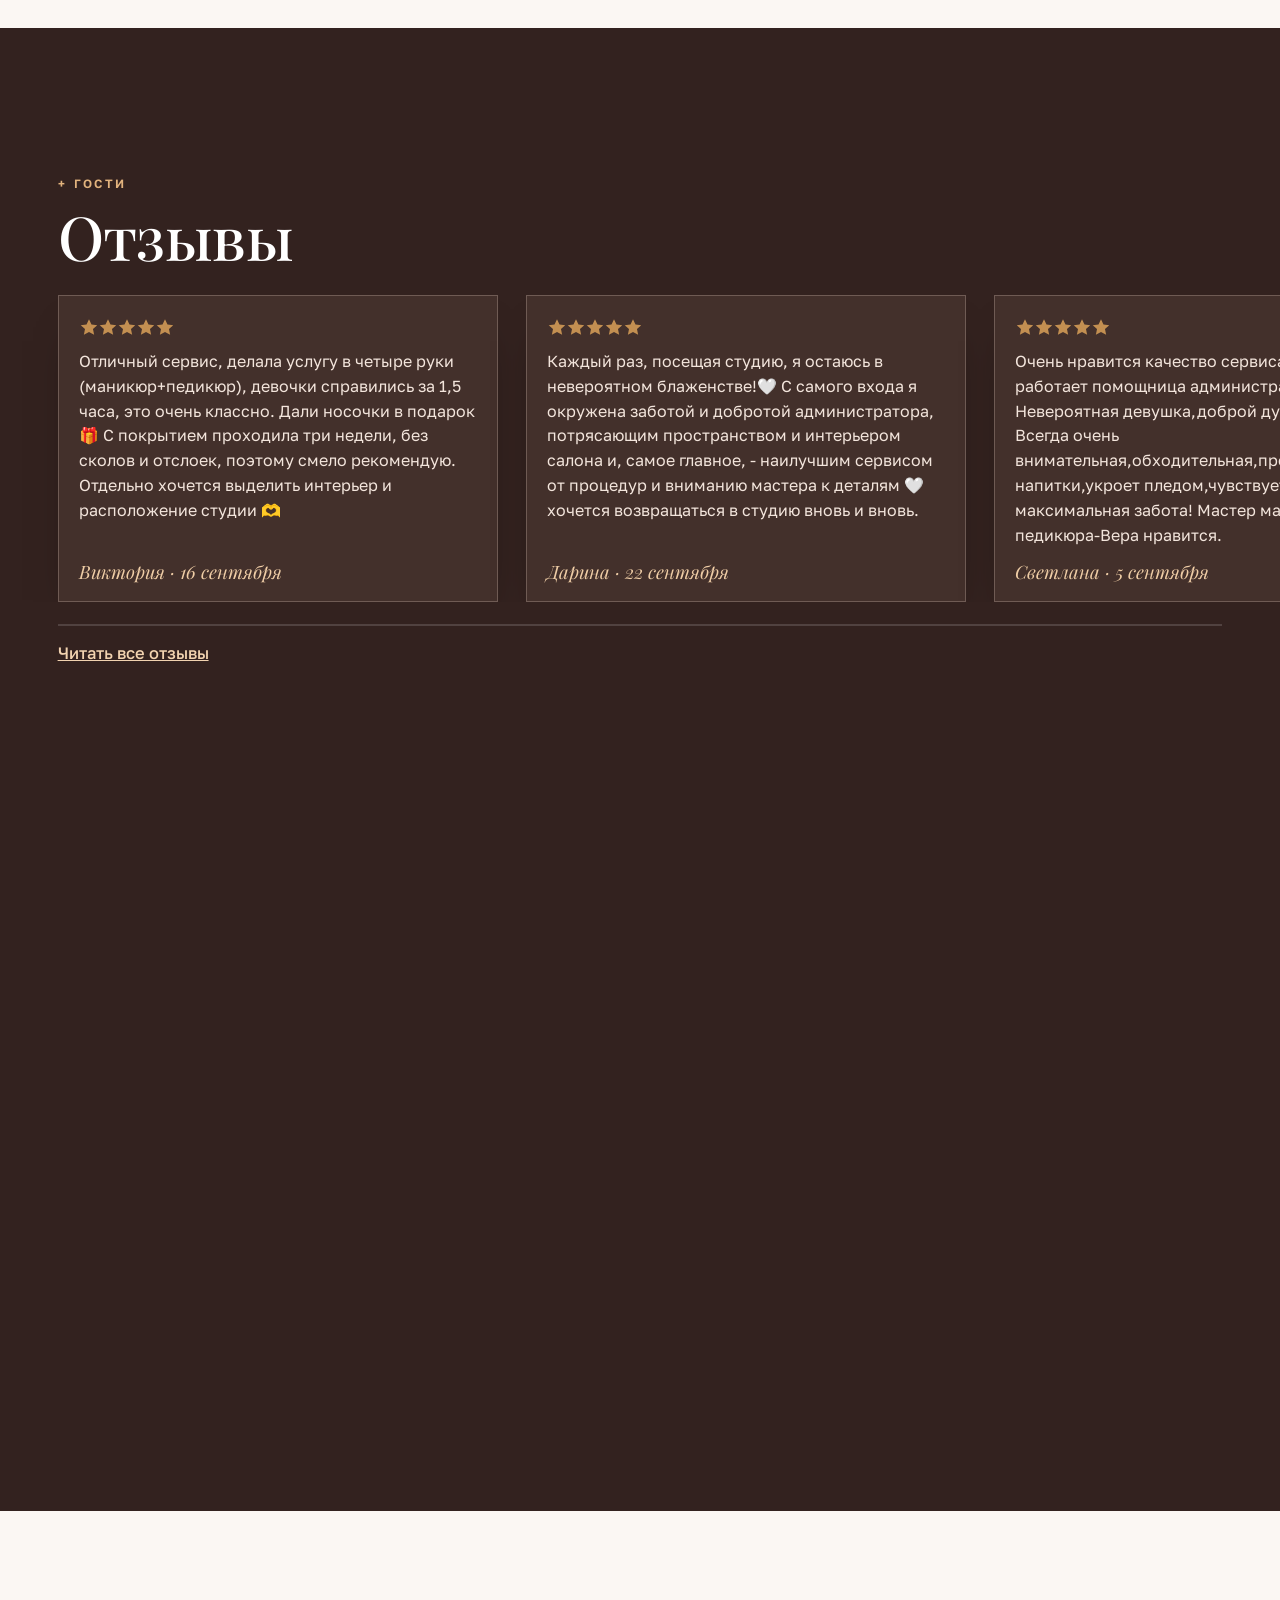
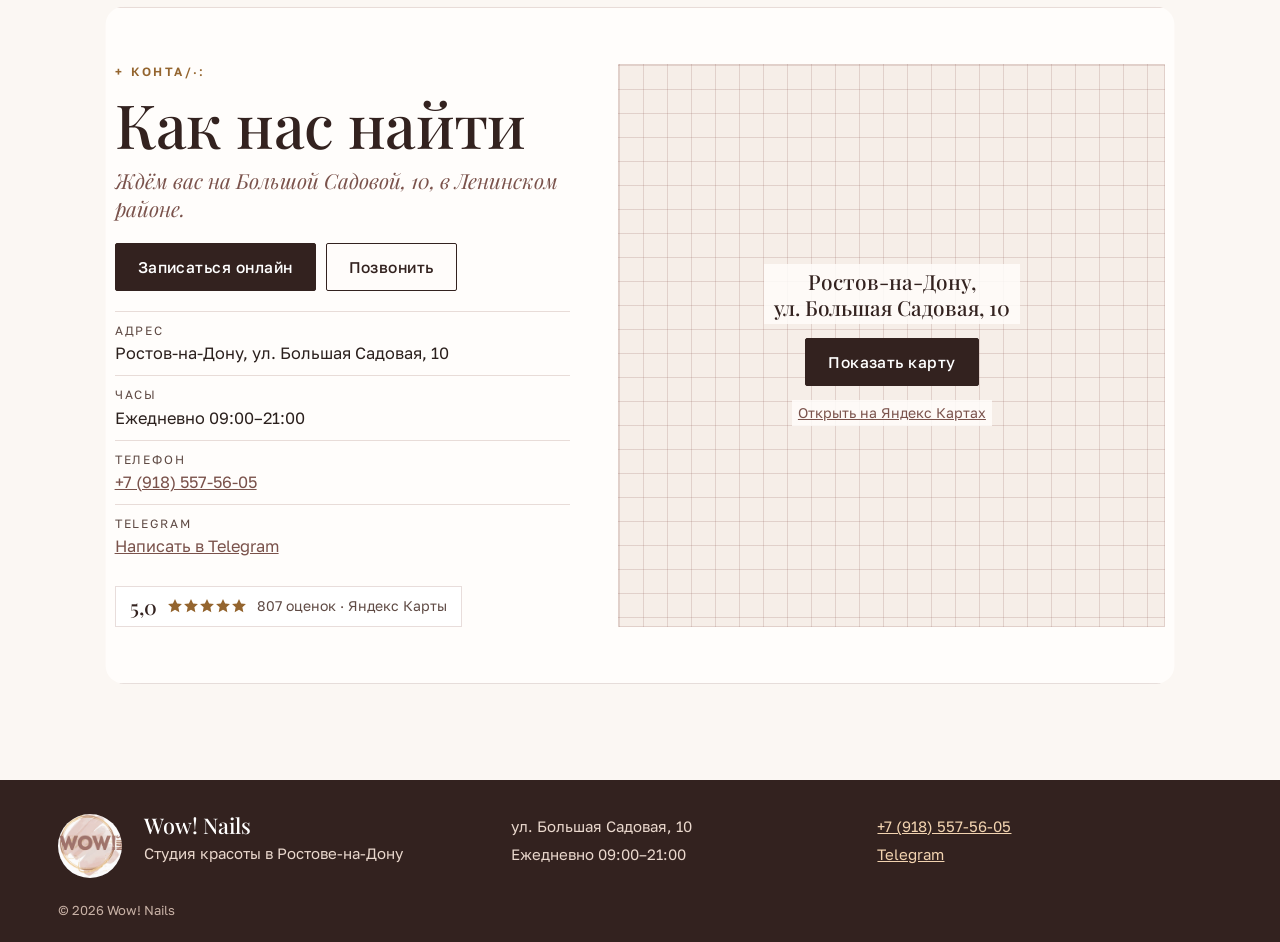
<file: v2/index.html>
<!DOCTYPE html>
<html lang="ru">
<head>
<meta charset="utf-8">
<meta name="viewport" content="width=device-width, initial-scale=1.0">
<meta name="robots" content="noindex, nofollow">
<title>Студия красоты на Большой Садовой · Wow! Nails</title>
<meta name="description" content="Wow! Nails · студия красоты в Ростове-на-Дону, Большая Садовая, 10: маникюр и педикюр, ресницы, брови, волосы, макияж, мужской сервис. Ежедневно 09:00–21:00.">
<meta name="theme-color" content="#33221f">

<link rel="icon" sizes="any" href="logos/favicon.ico">
<link rel="icon" type="image/png" sizes="32x32" href="logos/favicon-32x32.png">
<link rel="apple-touch-icon" sizes="180x180" href="logos/apple-touch-icon.png">
<link rel="preload" href="fonts/pf-500.woff2" as="font" type="font/woff2" crossorigin>
<link rel="preload" href="fonts/golos-var.woff2" as="font" type="font/woff2" crossorigin>
<link rel="stylesheet" href="css/fonts.css">
<link rel="stylesheet" href="css/styles.css">
<script>(function(h){if(matchMedia('(prefers-reduced-motion: no-preference)').matches){h.classList.add('m-on');setTimeout(function(){if(!h.classList.contains('m-ready'))h.classList.remove('m-on')},2500)}})(document.documentElement)</script>
</head>
<body>
<div class="gridbg" aria-hidden="true"></div>
<div class="spot" aria-hidden="true"></div>

<div class="top">
  <div class="demo">
    <p class="demo__t">ДЕМОНСТРАЦИЯ! НЕ ОФИЦИАЛЬНЫЙ САЙТ БИЗНЕСА</p>
    <nav class="demo__sw" aria-label="Варианты демо">
      <a href="../index.html">Вариант 1</a>
      <a href="index.html" aria-current="page">Вариант 2</a>
    </nav>
  </div>
  <header class="hd">
    <a class="hd__logo" href="#top"><img src="logos/logo.png" width="160" height="160" alt="Wow! Nails"></a>
    <nav class="hd__nav" aria-label="Разделы">
      <a href="#works">Работы</a>
      <a href="#services">Направления</a>
      <a href="#about">О студии</a>
      <a href="#reviews">Отзывы</a>
      <a href="#contacts">Контакты</a>
    </nav>
    <a class="btn hd__book" href="https://yandex.com/maps/org/wow_nails/76988896885/?booking[page]=menu&amp;booking[permalink]=76988896885" target="_blank" rel="noopener">Записаться</a>
    <details class="mnav">
      <summary aria-label="Меню"><span class="mnav__i" aria-hidden="true"></span></summary>
      <nav class="mnav__p" aria-label="Разделы, меню">
        <a href="#works">Работы</a>
        <a href="#services">Направления</a>
        <a href="#about">О студии</a>
        <a href="#reviews">Отзывы</a>
        <a href="#contacts">Контакты</a>
      </nav>
    </details>
    <span class="prog" aria-hidden="true"></span>
  </header>
</div>
<div class="top-sp" aria-hidden="true"></div>

<main>
  <section class="hero" id="top" aria-labelledby="h1">
    <h1 id="h1" data-words>Wow! Nails – студия красоты на&nbsp;Большой Садовой</h1>
    <div class="hero__stage">
      <span class="hero__word" aria-hidden="true">Wow!</span>
      <figure class="hero__work">
        <div class="frame" data-tilt><img src="img/work-10.webp" width="900" height="1200" alt="Нюдовый френч и золотые кольца" fetchpriority="high"></div>
      </figure>
    </div>
    <div class="hero__base">
      <p class="hero__addr">Ростов-на-Дону, ул.&nbsp;Большая Садовая,&nbsp;10 · ежедневно 09:00–21:00</p>
      <a class="btn" href="https://yandex.com/maps/org/wow_nails/76988896885/?booking[page]=menu&amp;booking[permalink]=76988896885" target="_blank" rel="noopener">Записаться онлайн</a>
      <a class="btn btn--ghost" href="https://t.me/wow_nails_rostov" target="_blank" rel="noopener">Написать в Telegram</a>
    </div>
    <div class="hero__about">
      <p class="cap" data-marks>Студия</p>
      <p data-rv="up">Маникюр и педикюр, ресницы, брови, волосы и макияж, а ещё мужской сервис. Подберём всё под вас, чтобы результат был именно «вашим».</p>
    </div>
    <div class="hero__serv">
      <p class="cap" data-marks>Направления</p>
      <ul class="dirs" data-stagger>
        <li data-rv="up"><a href="#services">Ногти</a><span>Маникюр и педикюр, покрытие, дизайн, наращивание, уход для рук.</span></li>
        <li data-rv="up"><a href="#services">Ресницы и брови</a><span>Мастера подбирают изгиб, длину и объём ресниц под форму глаз, оформляют брови.</span></li>
        <li data-rv="up"><a href="#services">Волосы и макияж</a><span>Стрижки, укладки, уход за волосами и макияж.</span></li>
        <li data-rv="up"><a href="#services">Мужской сервис</a><span>Ухоженные руки, стопы и аккуратные брови – для мужчин у нас отдельное направление.</span></li>
      </ul>
    </div>
  </section>

  <section class="works" id="works" aria-labelledby="h-works">
    <div class="sec-head">
      <p class="cap" data-marks>Галерея</p>
      <h2 id="h-works" data-words>Наши работы</h2>
    </div>
    <ul class="gal" data-stagger>
      <li class="g g--big" data-rv="frame" style="--r:-1deg"><div class="frame"><img src="img/work-12.webp" width="900" height="1200" alt="Розово-нюдовый френч и золотые кольца" loading="lazy"></div></li>
      <li class="g" data-rv="frame" style="--r:1.2deg"><div class="frame"><img src="img/work-09.webp" width="900" height="1200" alt="Нюдовый френч и крупное золотое кольцо" loading="lazy"></div></li>
      <li class="g" data-rv="frame" style="--r:-1.4deg"><div class="frame"><img src="img/work-04.webp" width="750" height="1000" alt="Бордовый маникюр и подсолнухи" loading="lazy"></div></li>
      <li class="g" data-rv="frame" style="--r:.8deg"><div class="frame"><img src="img/work-11.webp" width="900" height="1200" alt="Френч на руках и педикюр, коричневые босоножки" loading="lazy"></div></li>
      <li class="g" data-rv="frame" style="--r:-.8deg"><div class="frame"><img src="img/work-06.webp" width="750" height="1000" alt="Маникюр цвета фисташкового молока, массивное кольцо" loading="lazy"></div></li>
      <li class="g" data-rv="frame" style="--r:1.4deg"><div class="frame"><img src="img/work-02.webp" width="750" height="1000" alt="Педикюр с жемчужно-белым покрытием" loading="lazy"></div></li>
      <li class="g" data-rv="frame" style="--r:-1.2deg"><div class="frame"><img src="img/work-03.webp" width="750" height="1000" alt="Короткий маникюр фисташкового цвета, золотое кольцо" loading="lazy"></div></li>
      <li class="g" data-rv="frame" style="--r:1deg"><div class="frame"><img src="img/work-05.webp" width="750" height="1000" alt="Педикюр тёмно-вишнёвого цвета" loading="lazy"></div></li>
      <li class="g" data-rv="frame" style="--r:-1deg"><div class="frame"><img src="img/work-01.webp" width="480" height="640" alt="Нюдовые ногти с золотой фольгой" loading="lazy"></div></li>
      <li class="g" data-rv="frame" style="--r:1.2deg"><div class="frame"><img src="img/work-07.webp" width="750" height="1000" alt="Нежно-розовый педикюр, светлые туфли" loading="lazy"></div></li>
      <li class="g" data-rv="frame" style="--r:-1.4deg"><div class="frame"><img src="img/work-08.webp" width="750" height="1000" alt="Голубой педикюр" loading="lazy"></div></li>
    </ul>
  </section>

  <section class="services" id="services" aria-labelledby="h-serv">
    <div class="sec-head">
      <p class="cap" data-marks>Цены</p>
      <h2 id="h-serv" data-words>Направления</h2>
    </div>
    <div class="sv" data-stagger>
      <article class="sv__g" data-rv="up">
        <h3>Ногти</h3>
        <dl class="price">
          <div><dt>Маникюр с покрытием гель лак</dt><dd>2&nbsp;700&nbsp;₽</dd></div>
          <div><dt>Педикюр с покрытием гель лак</dt><dd>3&nbsp;200&nbsp;₽</dd></div>
          <div><dt>Наращивание ногтей</dt><dd>от&nbsp;4&nbsp;000&nbsp;₽</dd></div>
        </dl>
      </article>
      <article class="sv__g" data-rv="up">
        <h3>Ресницы и брови</h3>
        <dl class="price">
          <div><dt>Наращивание ресниц, классика</dt><dd>2&nbsp;700&nbsp;₽</dd></div>
          <div><dt>Ламинирование ресниц</dt><dd>2&nbsp;500&nbsp;₽</dd></div>
          <div><dt>Брови: коррекция + окрашивание</dt><dd>1&nbsp;700&nbsp;₽</dd></div>
        </dl>
      </article>
      <article class="sv__g" data-rv="up">
        <h3>Волосы и макияж</h3>
        <dl class="price">
          <div><dt>Стрижка полная</dt><dd>2&nbsp;500–4&nbsp;500&nbsp;₽</dd></div>
          <div><dt>Укладка с мытьем головы</dt><dd>2&nbsp;500–3&nbsp;500&nbsp;₽</dd></div>
          <div><dt>Макияж</dt><dd>от&nbsp;4&nbsp;000&nbsp;₽</dd></div>
        </dl>
      </article>
      <article class="sv__g" data-rv="up">
        <h3>Мужской сервис</h3>
        <dl class="price">
          <div><dt>Мужской маникюр</dt><dd>2&nbsp;000&nbsp;₽</dd></div>
          <div><dt>Мужской педикюр</dt><dd>2&nbsp;500&nbsp;₽</dd></div>
          <div><dt>Мужская коррекция бровей</dt><dd>1&nbsp;200&nbsp;₽</dd></div>
        </dl>
      </article>
    </div>
    <div class="sv__more" data-rv="up">
      <p>Подробные цены – в онлайн-записи.</p>
      <a class="btn" href="https://yandex.com/maps/org/wow_nails/76988896885/?booking[page]=menu&amp;booking[permalink]=76988896885" target="_blank" rel="noopener">Выбрать время</a>
    </div>
    <aside class="gift" aria-labelledby="h-gift" data-rv="up">
      <h3 id="h-gift">Подарочный сертификат</h3>
      <p>Порадуйте близкого человека – подарите сертификат в Wow! Nails.</p>
      <a class="btn btn--ghost" href="tel:+79185575605">Узнать о сертификате</a>
    </aside>
  </section>

  <section class="about" id="about" aria-labelledby="h-about">
    <div class="sec-head">
      <p class="cap" data-marks>Студия</p>
      <h2 id="h-about" data-words>О студии</h2>
    </div>
    <div class="about__text">
      <p data-rv="up">Wow! Nails – студия в центре Ростова, на Большой Садовой,&nbsp;10. Наши мастера работают с ногтями, ресницами, бровями и волосами, делают макияж. Для мужчин – свой сервис: руки, стопы и брови.</p>
      <p class="motto" data-light>Покажите нам понравившийся дизайн – мы повторим его именно для вас. Делаем дизайн ногтей и наращивание.</p>
      <p data-rv="up">Студия открыта каждый день. Оплатить визит можно картой, есть Wi-Fi. В студию можно прийти с собакой, вход удобен для гостей на коляске.</p>
      <p data-rv="up"><a class="btn" href="https://yandex.com/maps/org/wow_nails/76988896885/?booking[page]=menu&amp;booking[permalink]=76988896885" target="_blank" rel="noopener">Записаться онлайн</a></p>
    </div>
    <ul class="place" data-stagger>
      <li class="pl pl--w" data-rv="frame" style="--r:-.6deg;--a:1.499"><div class="frame"><img src="img/interior-03.webp" width="640" height="427" alt="Зона ожидания у стойки администратора, хрустальная люстра" loading="lazy"></div></li>
      <li class="pl" data-rv="frame" style="--r:.8deg;--a:.563"><div class="frame"><img src="img/interior-01.webp" width="676" height="1200" alt="Зал маникюра под большой люстрой" loading="lazy"></div></li>
      <li class="pl" data-rv="frame" style="--r:-.8deg;--a:.667"><div class="frame"><img src="img/interior-02.webp" width="427" height="640" alt="Места стилистов у арочных зеркал с подсветкой" loading="lazy"></div></li>
    </ul>
  </section>

  <section class="reviews" id="reviews" aria-labelledby="h-rev" data-lane data-k="1">
    <div class="lane-pin">
      <div class="sec-head">
        <p class="cap" data-marks>Гости</p>
        <h2 id="h-rev" data-words>Отзывы</h2>
      </div>
      <div class="lane-view">
        <ul class="lane-track rv" data-stack>
          <li><figure class="rvc">
            <p class="stars" aria-label="Оценка 5 из 5"><svg viewBox="0 0 100 20" aria-hidden="true"><use href="#st5"/></svg></p>
            <blockquote><p>Отличный сервис, делала услугу в четыре руки (маникюр+педикюр), девочки справились за 1,5 часа, это очень классно. Дали носочки в подарок 🎁 С покрытием проходила три недели, без сколов и отслоек, поэтому смело рекомендую. Отдельно хочется выделить интерьер и расположение студии 🫶</p></blockquote>
            <figcaption>Виктория · 16 сентября</figcaption>
          </figure></li>
          <li><figure class="rvc">
            <p class="stars" aria-label="Оценка 5 из 5"><svg viewBox="0 0 100 20" aria-hidden="true"><use href="#st5"/></svg></p>
            <blockquote><p>Каждый раз, посещая студию, я остаюсь в невероятном блаженстве!🤍 С самого входа я окружена заботой и добротой администратора, потрясающим пространством и интерьером салона и, самое главное, - наилучшим сервисом от процедур и вниманию мастера к деталям 🤍 хочется возвращаться в студию вновь и вновь.</p></blockquote>
            <figcaption>Дарина · 22 сентября</figcaption>
          </figure></li>
          <li><figure class="rvc">
            <p class="stars" aria-label="Оценка 5 из 5"><svg viewBox="0 0 100 20" aria-hidden="true"><use href="#st5"/></svg></p>
            <blockquote><p>Очень нравится качество сервиса,обожаю,когда работает помощница администратора Анна! Невероятная девушка,доброй души человек! Всегда очень внимательная,обходительная,предложит напитки,укроет пледом,чувствуется максимальная забота! Мастер маникюра и педикюра-Вера нравится.</p></blockquote>
            <figcaption>Светлана · 5 сентября</figcaption>
          </figure></li>
          <li><figure class="rvc">
            <p class="stars" aria-label="Оценка 5 из 5"><svg viewBox="0 0 100 20" aria-hidden="true"><use href="#st5"/></svg></p>
            <blockquote><p>Очень понравился сервис. Быстро, аккуратно, профессионально. Всегда с индивидуальным подходом, чтобы радовать результатом. Замечательный салон, советую посетить каждому❤️</p></blockquote>
            <figcaption>Нелли · <time datetime="2025-06-14">14 июня 2025</time></figcaption>
          </figure></li>
        </ul>
      </div>
      <div class="lane-prog" aria-hidden="true"><span></span></div>
      <p class="rv__all"><a href="https://yandex.com/maps/org/wow_nails/76988896885/reviews/" target="_blank" rel="noopener">Читать все отзывы</a></p>
    </div>
  </section>

  <section class="contacts" id="contacts" aria-labelledby="h-cont">
    <div class="final">
      <div class="contacts__info">
        <p class="cap" data-marks>Контакты</p>
        <h2 id="h-cont" data-words>Как нас найти</h2>
        <p class="contacts__lead">Ждём вас на Большой Садовой, 10, в Ленинском районе.</p>
        <div class="contacts__cta">
          <a class="btn" href="https://yandex.com/maps/org/wow_nails/76988896885/?booking[page]=menu&amp;booking[permalink]=76988896885" target="_blank" rel="noopener">Записаться онлайн</a>
          <a class="btn btn--ghost" href="tel:+79185575605">Позвонить</a>
        </div>
        <dl class="nap">
          <div><dt>Адрес</dt><dd>Ростов-на-Дону, ул.&nbsp;Большая Садовая,&nbsp;10</dd></div>
          <div><dt>Часы</dt><dd>Ежедневно 09:00–21:00</dd></div>
          <div><dt>Телефон</dt><dd><a href="tel:+79185575605">+7&nbsp;(918)&nbsp;557-56-05</a></dd></div>
          <div><dt>Telegram</dt><dd><a href="https://t.me/wow_nails_rostov" target="_blank" rel="noopener">Написать в Telegram</a></dd></div>
        </dl>
        <a class="badge" href="https://yandex.com/maps/org/wow_nails/76988896885/reviews/" target="_blank" rel="noopener">
          <span class="badge__n">5,0</span>
          <svg class="badge__s" viewBox="0 0 100 20" aria-hidden="true"><use href="#st5"/></svg>
          <span class="badge__t">807 оценок · Яндекс Карты</span>
        </a>
      </div>
      <div class="map" data-src="https://yandex.ru/map-widget/v1/org/wow_nails/76988896885/">
        <div class="map__ph">
          <p class="map__addr">Ростов-на-Дону,<br>ул.&nbsp;Большая Садовая,&nbsp;10</p>
          <button class="btn" type="button" data-map>Показать карту</button>
          <a class="map__ext" href="https://yandex.com/maps/org/wow_nails/76988896885/" target="_blank" rel="noopener">Открыть на Яндекс Картах</a>
        </div>
      </div>
    </div>
  </section>
</main>

<footer class="ft">
  <div class="ft__in">
    <img class="ft__logo" src="logos/logo.png" width="160" height="160" alt="Wow! Nails" loading="lazy">
    <div class="ft__col">
      <p class="ft__name">Wow! Nails</p>
      <p>Студия красоты в Ростове-на-Дону</p>
    </div>
    <div class="ft__col">
      <p>ул.&nbsp;Большая Садовая,&nbsp;10</p>
      <p>Ежедневно 09:00–21:00</p>
    </div>
    <div class="ft__col">
      <p><a href="tel:+79185575605">+7&nbsp;(918)&nbsp;557-56-05</a></p>
      <p><a href="https://t.me/wow_nails_rostov" target="_blank" rel="noopener">Telegram</a></p>
    </div>
  </div>
  <p class="ft__c">© 2026 Wow! Nails</p>
</footer>

<svg width="0" height="0" style="position:absolute" aria-hidden="true" focusable="false">
  <defs>
    <symbol id="st1" viewBox="0 0 20 20"><path d="M10 1.2l2.6 5.6 6.1.7-4.5 4.2 1.2 6L10 14.7l-5.4 3 1.2-6L1.3 7.5l6.1-.7z"/></symbol>
    <symbol id="st5" viewBox="0 0 100 20"><use href="#st1" x="0" width="20"/><use href="#st1" x="20" width="20"/><use href="#st1" x="40" width="20"/><use href="#st1" x="60" width="20"/><use href="#st1" x="80" width="20"/></symbol>
  </defs>
</svg>
<script src="js/motion.js" defer></script>
</body>
</html>
</file>
<file: css/fonts.css>
@font-face{font-family:"Cormorant Garamond";src:url("../fonts/cg-600.woff2") format("woff2");font-weight:600;font-style:normal;font-display:swap}
@font-face{font-family:"Cormorant Garamond";src:url("../fonts/cg-500i.woff2") format("woff2");font-weight:500;font-style:italic;font-display:swap}
@font-face{font-family:"Jost";src:url("../fonts/jost-var.woff2") format("woff2");font-weight:400 600;font-style:normal;font-display:swap}
</file>
<file: css/styles.css>
/* Wow! Nails · variant 1 «Board» */
:root{
  --cream:#fbf6f1; --linen:#f4e9e1; --blush:#e3cabd; --blush-2:#efdcd2;
  --mauve:#9f736b; --mauve-d:#7a524b; --gold:#c38f51; --gold-d:#9a6a33;
  --choc:#3b2723; --choc-2:#4a332e; --ink:#2f2320; --ink-2:#5d4842;
  --strip-h:40px; --hd-h:60px; --top-h:calc(var(--strip-h) + var(--hd-h));
  --ease:cubic-bezier(.16,1,.3,1); --pin:cubic-bezier(.34,1.5,.6,1);
  --serif:"Cormorant Garamond","Times New Roman",serif; --sans:"Jost",system-ui,-apple-system,"Segoe UI",Arial,sans-serif;
  --pad:clamp(18px,5vw,64px); --maxw:1240px;
}
@media (min-width:600px){:root{--strip-h:28px}}
@media (min-width:900px){:root{--hd-h:68px}}
*,*::before,*::after{box-sizing:border-box}
html,body{overflow-x:clip}
html{-webkit-text-size-adjust:100%;scroll-padding-top:calc(var(--top-h) + 8px)}
@media (prefers-reduced-motion:no-preference){html{scroll-behavior:smooth}}
body{margin:0;font:400 17px/1.6 var(--sans);color:var(--ink);background:var(--cream)}
img{display:block;max-width:100%;height:auto}
a{color:var(--mauve-d)}
a:hover{color:var(--choc)}
:focus-visible{outline:3px solid var(--gold-d);outline-offset:3px;border-radius:4px}
h1,h2,h3{font-family:var(--serif);font-weight:600;line-height:1.05;margin:0;color:var(--choc)}
h2{font-size:clamp(2.4rem,7vw,4.2rem);letter-spacing:-.01em}
h3{font-size:1.7rem}
p{margin:0 0 1em}
.sr{position:absolute;width:1px;height:1px;margin:-1px;padding:0;overflow:hidden;clip:rect(0 0 0 0);white-space:nowrap;border:0}
section{scroll-margin-top:var(--top-h);position:relative;transition:background-color .9s var(--ease)}

/* board: warm linen on a fixed layer + watercolour blots from the logo */
.board{position:fixed;inset:0;height:100lvh;z-index:-2;pointer-events:none;background:
  radial-gradient(60vmax 40vmax at 88% 8%,rgba(227,202,189,.55),transparent 60%),
  radial-gradient(50vmax 36vmax at 6% 70%,rgba(227,202,189,.42),transparent 62%),
  repeating-linear-gradient(0deg,rgba(122,82,75,.035) 0 1px,transparent 1px 4px),
  repeating-linear-gradient(90deg,rgba(122,82,75,.03) 0 1px,transparent 1px 5px),
  var(--cream)}
.spot{position:fixed;left:0;top:0;width:600px;height:600px;z-index:-1;pointer-events:none;border-radius:50%;
  background:radial-gradient(closest-side,rgba(255,250,240,.55),transparent);transform:translate3d(-700px,-700px,0);display:none}
@media (hover:hover) and (pointer:fine){html.m-on .spot{display:block}}

/* demo strip + header */
.top{position:fixed;inset:0 0 auto;z-index:50}
.top-sp{height:var(--top-h)}
.demo{height:var(--strip-h);background:var(--choc);color:#f6e9e1;display:flex;flex-direction:column;justify-content:center;align-items:center;gap:1px;padding:0 10px;
  font:600 10px/14px system-ui,-apple-system,"Segoe UI",Arial,sans-serif;letter-spacing:.04em;text-align:center}
.demo__t{margin:0;white-space:nowrap;overflow:hidden;text-overflow:ellipsis;max-width:100%}
.demo__sw{display:flex;gap:10px}
.demo__sw a{color:#f6e9e1;text-decoration:none;padding:0 4px;border-bottom:1px solid transparent;line-height:13px}
.demo__sw a[aria-current]{border-bottom-color:var(--gold)}
.demo__sw a:hover{color:#fff;border-bottom-color:#fff}
@media (min-width:600px){.demo{flex-direction:row;gap:22px;font-size:11px}}
.hd{height:var(--hd-h);display:flex;align-items:center;gap:14px;padding:0 var(--pad);background:var(--cream);border-bottom:1px solid rgba(122,82,75,.16)}
.hd__logo{flex:none;display:block;border-radius:50%;line-height:0}
.hd__logo img{width:calc(var(--hd-h) - 10px);height:calc(var(--hd-h) - 10px);border-radius:50%;box-shadow:0 0 0 1px rgba(195,143,81,.35)}
.hd__nav{display:none;margin-left:auto;gap:clamp(14px,2.2vw,30px)}
.hd__nav a{color:var(--ink);text-decoration:none;font-size:15px;letter-spacing:.02em;padding:6px 0;border-bottom:1px solid transparent}
.hd__nav a:hover{border-bottom-color:var(--gold)}
.hd .hd__book{margin-left:auto;padding:10px 16px;font-size:14px;min-height:42px}
.mnav{position:static}
.mnav summary{list-style:none;cursor:pointer;width:44px;height:44px;border-radius:50%;display:grid;place-items:center;border:1px solid rgba(122,82,75,.35);background:#fff}
.mnav summary::-webkit-details-marker{display:none}
.mnav__i,.mnav__i::before,.mnav__i::after{display:block;width:18px;height:2px;background:var(--choc);border-radius:2px;position:relative;transition:transform .3s var(--ease),background .3s}
.mnav__i::before,.mnav__i::after{content:"";position:absolute;left:0}
.mnav__i::before{top:-6px}.mnav__i::after{top:6px}
.mnav[open] .mnav__i{background:transparent}
.mnav[open] .mnav__i::before{transform:translateY(6px) rotate(45deg)}
.mnav[open] .mnav__i::after{transform:translateY(-6px) rotate(-45deg)}
.mnav__p{position:absolute;left:0;right:0;top:100%;background:var(--cream);border-bottom:1px solid rgba(122,82,75,.2);box-shadow:0 18px 30px -18px rgba(59,39,35,.4);
  display:flex;flex-direction:column;padding:8px var(--pad) 18px}
.mnav__p a{font:600 1.6rem/1.2 var(--serif);color:var(--choc);text-decoration:none;padding:10px 0;border-bottom:1px solid rgba(122,82,75,.12)}
.hd{position:relative}
@media (min-width:980px){.hd__nav{display:flex}.hd .hd__book{margin-left:12px}.mnav{display:none}}
@media (max-width:359px){.hd{gap:8px}.hd .hd__book{padding:9px 12px;font-size:13px}}

/* buttons */
.btn{display:inline-flex;align-items:center;justify-content:center;gap:8px;min-height:48px;padding:12px 24px;border-radius:999px;
  background:var(--mauve-d);color:#fff;text-decoration:none;font:500 16px/1.2 var(--sans);letter-spacing:.02em;border:1px solid var(--mauve-d);cursor:pointer;
  transition:background .3s,color .3s,transform .3s var(--ease)}
.btn:hover{background:var(--choc);border-color:var(--choc);color:#fff}
.btn--ghost{background:transparent;color:var(--mauve-d)}
.btn--ghost:hover{background:var(--mauve-d);color:#fff}

/* polaroid */
.pol{background:#fff;padding:9px 9px 30px;box-shadow:0 1px 2px rgba(59,39,35,.12),0 14px 28px -12px rgba(59,39,35,.35);position:relative}
.pol::before{content:"";position:absolute;left:50%;top:-9px;width:64px;height:20px;margin-left:-32px;background:rgba(227,202,189,.85);
  box-shadow:inset 0 0 0 1px rgba(195,143,81,.25);rotate:-3deg}
.pol img{width:100%}

/* HERO · visit board */
.hero{display:grid;gap:18px;padding:22px var(--pad) 34px;max-width:var(--maxw);margin:0 auto}
.brow{margin:0;font-size:13px;letter-spacing:.14em;text-transform:uppercase;color:var(--ink-2)}
.hero h1{font-size:clamp(2.2rem,8.6vw,5rem);line-height:1}
.h1a{display:block;font-size:1.32em;color:var(--mauve-d);letter-spacing:-.01em}
.h1b{display:block;margin-top:.12em}
.note{font:italic 500 clamp(1.45rem,5vw,2rem)/1.2 var(--serif);color:var(--mauve-d)}
.hero__note{margin:0;rotate:-3deg;transform-origin:left center;max-width:22ch;padding-left:2px}
.hero__line{margin:0;font-size:1.05rem;color:var(--ink-2);max-width:40ch}
.hero__cta{display:flex;flex-wrap:wrap;gap:10px}
.hero__pol{margin:8px auto 0;width:min(72%,330px)}
.hero__pol .pol{rotate:3deg}
.facts{list-style:none;margin:6px 0 0;padding:0;display:grid;gap:0}
.facts li{position:relative;padding:12px 0 12px;font-size:1rem}
.facts li::before{content:"";position:absolute;left:0;right:0;top:0;height:1px;background:var(--gold);transform-origin:left;transition:scale 1.2s var(--ease) calc(var(--i,0)*120ms)}
.facts__k{display:block;font-size:12px;letter-spacing:.14em;text-transform:uppercase;color:var(--ink-2)}
.facts a{color:inherit}
@media (min-width:900px){
  .hero{grid-template-columns:minmax(0,7fr) minmax(0,5fr);grid-template-areas:"t p" "f p";column-gap:clamp(30px,5vw,80px);padding-top:clamp(26px,4vh,48px);padding-bottom:48px;align-items:start}
  .hero__text{grid-area:t;display:grid;gap:22px;align-content:start}
  .hero__pol{grid-area:p;width:min(100%,420px);margin:8px 0 0 auto}
  .facts{grid-area:f;grid-template-columns:repeat(3,1fr);column-gap:26px;align-self:end}
  .hero h1{font-size:clamp(3.4rem,5.4vw,5rem)}
}
@media (max-width:899px){.hero__text{display:grid;gap:16px}}

/* ABOUT */
.about{max-width:var(--maxw);margin:0 auto;padding:clamp(44px,8vh,96px) var(--pad);display:grid;gap:34px}
.about__text h2{margin-bottom:18px}
.about__text p{max-width:58ch}
.motto{font:italic 500 clamp(1.6rem,4.6vw,2.3rem)/1.2 var(--serif);color:var(--mauve-d);margin:22px 0}
.lw{transition:opacity .25s linear}
.about__pics{list-style:none;margin:0;padding:0;display:grid;grid-template-columns:1fr 1fr;gap:22px 18px;align-items:start}
.ap--wide{grid-column:1/-1;width:min(100%,520px);justify-self:center}
@media (min-width:900px){
  .about{grid-template-columns:minmax(0,1fr) minmax(0,1fr);align-items:center;column-gap:clamp(30px,5vw,80px)}
  .about__pics{grid-template-columns:1fr 1fr}
}

/* SERVICES · soft blush tone */
.services{background:rgba(239,220,210,.72);padding:clamp(44px,8vh,96px) var(--pad);display:grid;gap:26px}
.services>*{width:100%;max-width:var(--maxw);margin-left:auto;margin-right:auto}
.rule{display:block;height:1px;background:var(--gold);margin:16px 0 14px;transform-origin:left;transition:scale 1.2s var(--ease)}
.services__more{color:var(--ink-2)}
.stack{list-style:none;margin:0;padding:0;display:grid;gap:18px}
.card{background:#fffaf6;border:1px solid rgba(195,143,81,.35);border-radius:14px;padding:22px 20px 18px;box-shadow:0 18px 32px -22px rgba(59,39,35,.45)}
.card h3{margin-bottom:8px}
.card>p{color:var(--ink-2);margin-bottom:12px}
.price{margin:0;display:grid}
.price div{display:flex;justify-content:space-between;align-items:baseline;gap:14px;padding:8px 0;border-top:1px dashed rgba(122,82,75,.28)}
.price dt{font-size:.97rem}
.price dd{margin:0;white-space:nowrap;font-weight:500;color:var(--mauve-d)}
.gift{background:var(--cream);border-radius:14px;padding:22px 20px;border:1px solid rgba(195,143,81,.45);display:grid;gap:10px;justify-items:start;max-width:var(--maxw)}
.gift p{margin:0;font:italic 500 1.45rem/1.25 var(--serif);color:var(--mauve-d)}
@media (min-width:900px){
  .services{grid-template-columns:minmax(0,4fr) minmax(0,7fr);column-gap:clamp(30px,5vw,80px);align-items:start;padding-left:max(var(--pad),calc((100% - var(--maxw))/2));padding-right:max(var(--pad),calc((100% - var(--maxw))/2))}
  .services>*{max-width:none}
  .services__head{position:sticky;top:calc(var(--top-h) + 40px)}
  .gift{grid-column:2;grid-template-columns:1fr auto;align-items:center;column-gap:24px}
  .gift h3{grid-column:1/-1}
}
/* sticky stack (only with motion on) */
html.m-on [data-stack]>li{position:sticky;top:calc(var(--top-h) + 16px + var(--i,0)*10px)}
html.m-on [data-stack]>li>*{min-height:var(--stack-h,0)}
@media (min-width:900px){html.m-on .services [data-stack]>li{top:calc(var(--top-h) + 40px + var(--i,0)*12px)}}

/* running line */
.marq{overflow:hidden;padding:18px 0;border-block:1px solid rgba(195,143,81,.45);background:var(--cream);white-space:nowrap}
.marq__r{display:flex;width:max-content}
.marq span{font:italic 500 clamp(1.3rem,4.4vw,2.2rem)/1.3 var(--serif);color:var(--mauve-d);padding-right:.3em}
@media (prefers-reduced-motion:no-preference){.marq__r{animation:marq 38s linear infinite}}
@keyframes marq{to{transform:translateX(-50%)}}

/* WORKS · grid (default) / lane (>=900 with motion) */
.works{padding:clamp(44px,8vh,90px) var(--pad);max-width:var(--maxw);margin:0 auto}
.lane-grid{display:grid;grid-template-columns:repeat(2,minmax(0,1fr));gap:22px 16px;align-items:start}
.lane-view,.lane-track{display:contents}
.lane-track{list-style:none;margin:0;padding:0}
.lane-track>li{width:100%}
.lane-track .pol{rotate:var(--r,0deg)}
.works__note{background:#fff7d6;padding:20px 16px 18px;box-shadow:0 12px 22px -14px rgba(59,39,35,.45);rotate:-2deg;align-self:stretch;display:flex;flex-direction:column;justify-content:center;gap:12px}
.works__note h2{font-style:italic;font-weight:500;font-size:clamp(2rem,7.4vw,3.2rem);color:var(--mauve-d)}
.works__book{font-weight:500;align-self:start;padding:6px 0}
.lane-prog{display:none}
@media (min-width:640px){.lane-grid{grid-template-columns:repeat(3,minmax(0,1fr));gap:30px 22px}}
@media (min-width:900px){.lane-grid{grid-template-columns:repeat(4,minmax(0,1fr));gap:36px 28px}}
/* lane mode */
html.m-on .works.lane-on{max-width:none;padding:0}
html.m-on .lane-on .lane-pin{position:sticky;top:var(--top-h);height:calc(100svh - var(--top-h));display:flex;flex-direction:column;justify-content:center;padding:0 0 0 max(var(--pad),calc((100% - var(--maxw))/2));overflow:hidden}
html.m-on .lane-on .lane-grid{grid-template-columns:280px minmax(0,1fr);gap:40px;align-items:center}
html.m-on .lane-on .lane-view{display:block;min-width:0;overflow:hidden;padding:30px 0}
html.m-on .lane-on .lane-track{display:flex;flex:none;gap:46px;width:max-content;padding:0 var(--pad) 0 10px;will-change:transform}
html.m-on .lane-on .lane-track>li{width:auto;flex:none}
html.m-on .lane-on .lane-track .pol img{height:min(56svh,520px);width:auto;max-width:none}
html.m-on .lane-on .works__note{align-self:center;min-height:300px}
html.m-on .lane-on .lane-prog{display:block;height:2px;background:rgba(122,82,75,.18);margin:6px var(--pad) 0 0}
html.m-on .lane-on .lane-prog span{display:block;height:100%;background:var(--gold-d);transform-origin:left;transform:scaleX(0)}

/* REVIEWS · dark tone */
.reviews{background:var(--choc);color:#f4e6dd;padding:clamp(48px,9vh,100px) var(--pad)}
.reviews>*{max-width:760px;margin-left:auto;margin-right:auto}
.reviews h2{color:#f8ece4;margin-bottom:26px}
.rv{padding-bottom:4px}
.rvc{margin:0;background:var(--choc-2);border:1px solid rgba(195,143,81,.45);border-radius:16px;padding:24px 22px 20px;box-shadow:0 22px 40px -24px rgba(0,0,0,.7);display:flex;flex-direction:column}
.stars{margin:0 0 12px;line-height:0}
.stars svg{width:96px;height:19px;fill:var(--gold)}
.rvc blockquote{margin:0 0 14px;font-size:1.05rem;line-height:1.55}
.rvc blockquote p{margin:0}
.rvc figcaption{margin-top:auto;font:italic 500 1.3rem/1.2 var(--serif);color:#e9c9a4}
.rv__all{margin:22px auto 0}
.rv__all a{color:#f2d3b0;font-weight:500}
.rv__all a:hover{color:#fff}

/* CONTACTS · final panel */
.contacts{padding:clamp(40px,8vh,90px) var(--pad) clamp(40px,8vh,80px)}
.final{--fx:0px;--fxmax:20px;max-width:var(--maxw);margin:0 auto;background:#fffaf6;border:1px solid rgba(195,143,81,.4);border-radius:18px;padding:26px 20px;display:grid;gap:26px;
  clip-path:inset(0 var(--fx) round 18px);box-shadow:0 30px 60px -40px rgba(59,39,35,.6)}
.contacts h2{margin-bottom:10px}
.contacts__lead{font:italic 500 1.5rem/1.25 var(--serif);color:var(--mauve-d)}
.contacts__cta{display:flex;flex-wrap:wrap;gap:10px;margin-bottom:22px}
.nap{margin:0 0 20px;display:grid;gap:0}
.nap div{padding:10px 0;border-top:1px solid rgba(122,82,75,.18)}
.nap dt{font-size:12px;letter-spacing:.14em;text-transform:uppercase;color:var(--ink-2)}
.nap dd{margin:0;font-size:1.05rem}
.badge{display:inline-flex;align-items:center;gap:10px;padding:8px 14px;border-radius:999px;border:1px solid rgba(195,143,81,.6);text-decoration:none;color:var(--ink);background:#fff}
.badge__n{font:600 1.4rem/1 var(--serif);color:var(--choc)}
.badge__s{width:80px;height:16px;fill:var(--gold-d)}
.badge__t{font-size:14px;color:var(--ink-2)}
.map{position:relative;height:340px;border-radius:14px;overflow:hidden;background:
  repeating-linear-gradient(45deg,rgba(195,143,81,.08) 0 2px,transparent 2px 14px),var(--linen);border:1px solid rgba(122,82,75,.18)}
.map__ph{position:absolute;inset:0;display:grid;place-content:center;justify-items:center;gap:14px;text-align:center;padding:20px}
.map__addr{margin:0;font:600 1.5rem/1.2 var(--serif);color:var(--choc)}
.map__ext{font-size:14px}
.map iframe{display:block;width:100%;height:100%;border:0}
@media (min-width:900px){
  .final{--fxmax:48px;grid-template-columns:minmax(0,5fr) minmax(0,6fr);padding:56px;gap:48px;align-items:stretch}
  .map{height:auto;min-height:440px}
}

/* footer */
.ft{background:var(--choc);color:#ead8cd;padding:34px var(--pad) 22px;font-size:15px}
.ft__in{max-width:var(--maxw);margin:0 auto;display:grid;grid-template-columns:auto 1fr;gap:16px 22px;align-items:start}
.ft__logo{width:64px;height:64px;border-radius:50%;grid-row:span 3}
.ft p{margin:0 0 4px}
.ft a{color:#f2d3b0}
.ft__name{font:600 1.5rem/1.1 var(--serif);color:#fff}
.ft__c{max-width:var(--maxw);margin:22px auto 0 !important;font-size:13px;color:#c9b2a6}
@media (min-width:760px){.ft__in{grid-template-columns:auto repeat(3,1fr)}.ft__logo{grid-row:auto}}

/* ===== motion (hidden "before" states only under html.m-on) ===== */
.w{display:inline-block;overflow:clip;padding-bottom:.14em;margin-bottom:-.14em;vertical-align:top}
.wi{display:inline-block;transition:translate 1s var(--ease) calc(var(--i,0)*70ms)}
h2 .wi{transition-duration:.9s;transition-delay:calc(var(--i,0)*60ms)}
html.m-on [data-words]:not(.in) .wi{translate:0 110%}

[data-rv]{transition:opacity 1s var(--ease) calc(var(--i,0)*70ms + var(--d,0ms)),translate 1s var(--ease) calc(var(--i,0)*70ms + var(--d,0ms)),rotate 1s var(--pin) calc(var(--i,0)*80ms + var(--d,0ms))}
html.m-on [data-rv="up"]:not(.in){opacity:0;translate:0 40px}
html.m-on [data-rv="note"]:not(.in){opacity:0;translate:0 24px}
.hero [data-rv="up"]{transition-delay:0ms}
.hero__note{transition-delay:500ms !important}

/* polaroid pinning: translate + rotate to its own angle with a slight overshoot */
.ap{rotate:var(--r,0deg)}
html.m-on .ap[data-rv="pin"]:not(.in){rotate:0deg;translate:0 30px;opacity:0}
html.m-on .lane-track>[data-rv="pin"]:not(.in) .pol{rotate:0deg}
html.m-on .lane-track>[data-rv="pin"]:not(.in){translate:0 30px;opacity:0}
.lane-track .pol{transition:rotate 1s var(--pin) calc(var(--i,0)*80ms)}
html.m-on .lane-on .lane-track>[data-rv="pin"]{transition-delay:0ms}
html.m-on .lane-on .lane-track>[data-rv="pin"] .pol{transition-delay:0ms}

/* hero photo: visible from first paint, only its pinning decoration moves */
.hero__pol{transition:translate 1.1s var(--ease) 200ms}
.hero__pol .pol{transition:rotate 1.1s var(--pin) 200ms}
html.m-on .hero__pol[data-rv="pinh"]:not(.in){translate:0 30px}
html.m-on .hero__pol[data-rv="pinh"]:not(.in) .pol{rotate:0deg}
.pol--hero{transform-style:preserve-3d;transition:rotate 1.1s var(--pin) 200ms,transform .5s var(--ease)}

/* lines */
html.m-on [data-rv="line"]:not(.in)::before{scale:0 1}
html.m-on .rule[data-rv="line"]:not(.in){scale:0 1}
.rule[data-rv="line"]{transition:scale 1.2s var(--ease)}

@media (prefers-reduced-motion:reduce){*{transition:none !important;animation:none !important}}
@media print{.top,.top-sp,.board,.spot{display:none}html.m-on [data-rv],html.m-on .wi{opacity:1 !important;translate:none !important}}

/* ===== mobile density (keeps the page within 9 screens at 390) ===== */
@media (max-width:899px){
  .hero{gap:14px;padding-bottom:26px}
  .hero__pol{width:min(58%,300px);margin-top:4px}
  .facts{grid-template-columns:1fr 1fr;column-gap:16px}
  .facts li{padding:9px 0;font-size:.95rem}
  .facts li:last-child{grid-column:1/-1}
  .about{gap:26px}
  .about__pics{gap:18px 14px}
  .ap--wide{width:86%}
  .services{gap:20px}
  .stack{gap:14px}
  .card{padding:18px 16px 12px}
  .card h3{font-size:1.55rem}
  .card>p{font-size:.95rem;line-height:1.45;margin-bottom:8px}
  .price div{padding:6px 0}
  .price dt{font-size:.9rem;line-height:1.3}
  .price dd{font-size:.92rem}
  .rvc{padding:20px 18px 16px}
  .rvc blockquote{font-size:.98rem;line-height:1.5}
}
@media (min-width:375px) and (max-width:639px){
  .lane-grid{grid-template-columns:repeat(3,minmax(0,1fr));gap:16px 10px}
  .lane-grid .pol{padding:5px 5px 16px}
  .lane-grid .pol::before{width:34px;height:12px;margin-left:-17px;top:-6px}
  .works__note{padding:12px 10px;gap:6px}
  .works__note h2{font-size:1.65rem}
  .works__book{font-size:14px;line-height:1.25}
}
@media (max-width:899px){
  .about,.services,.works,.reviews{padding-top:50px;padding-bottom:50px}
  .contacts{padding-top:40px;padding-bottom:40px}
}
</file>
<file: v2/css/fonts.css>
@font-face{font-family:"Playfair Display";src:url("../fonts/pf-500.woff2") format("woff2");font-weight:500;font-style:normal;font-display:swap}
@font-face{font-family:"Playfair Display";src:url("../fonts/pf-400i.woff2") format("woff2");font-weight:400;font-style:italic;font-display:swap}
@font-face{font-family:"Golos Text";src:url("../fonts/golos-var.woff2") format("woff2");font-weight:400 600;font-style:normal;font-display:swap}
</file>
<file: v2/css/styles.css>
/* Wow! Nails · variant 2 «Grid» */
:root{
  --paper:#fbf7f3; --paper-2:#f6eee8; --blush:#e3cabd; --blush-2:#f1e2d9;
  --mauve:#9f736b; --mauve-d:#7a524b; --gold:#c38f51; --gold-d:#94652f;
  --choc:#33221f; --choc-2:#43302b; --ink:#2b201d; --ink-2:#5f4a44;
  --line:rgba(159,115,107,.13); --line-2:rgba(159,115,107,.24);
  --strip-h:40px; --hd-h:60px; --top-h:calc(var(--strip-h) + var(--hd-h));
  --ease:cubic-bezier(.16,1,.3,1);
  --serif:"Playfair Display",Georgia,serif; --sans:"Golos Text",system-ui,-apple-system,"Segoe UI",Arial,sans-serif;
  --pad:clamp(16px,4.5vw,64px); --maxw:1240px;
}
@media (min-width:600px){:root{--strip-h:28px}}
@media (min-width:900px){:root{--hd-h:68px}}
*,*::before,*::after{box-sizing:border-box}
html,body{overflow-x:clip}
html{-webkit-text-size-adjust:100%;scroll-padding-top:calc(var(--top-h) + 8px)}
@media (prefers-reduced-motion:no-preference){html{scroll-behavior:smooth}}
body{margin:0;font:400 16.5px/1.6 var(--sans);color:var(--ink);background:var(--paper)}
img{display:block;max-width:100%;height:auto}
a{color:var(--mauve-d)}
a:hover{color:var(--choc)}
:focus-visible{outline:3px solid var(--gold-d);outline-offset:3px;border-radius:3px}
h1,h2,h3{font-family:var(--serif);font-weight:500;line-height:1.08;margin:0;color:var(--choc)}
h2{font-size:clamp(2.1rem,6.4vw,3.8rem);letter-spacing:-.01em}
h3{font-size:1.45rem}
p{margin:0 0 1em}
.sr{position:absolute;width:1px;height:1px;margin:-1px;padding:0;overflow:hidden;clip:rect(0 0 0 0);white-space:nowrap;border:0}
section{scroll-margin-top:var(--top-h);position:relative;transition:background-color .9s var(--ease)}

/* drawn grid 24/96 on a fixed layer */
.gridbg{position:fixed;inset:0;height:100lvh;z-index:-2;pointer-events:none;background-color:var(--paper);background-image:
  linear-gradient(var(--line-2) 1px,transparent 1px),linear-gradient(90deg,var(--line-2) 1px,transparent 1px),
  linear-gradient(var(--line) 1px,transparent 1px),linear-gradient(90deg,var(--line) 1px,transparent 1px);
  background-size:96px 96px,96px 96px,24px 24px,24px 24px;background-position:-1px -1px}
.spot{position:fixed;left:0;top:0;width:600px;height:600px;z-index:-1;pointer-events:none;border-radius:50%;
  background:radial-gradient(closest-side,rgba(227,202,189,.55),transparent);transform:translate3d(-700px,-700px,0);display:none}
@media (hover:hover) and (pointer:fine){html.m-on .spot{display:block}}

/* strip + header */
.top{position:fixed;inset:0 0 auto;z-index:50}
.top-sp{height:var(--top-h)}
.demo{height:var(--strip-h);background:var(--mauve-d);color:#fff;display:flex;flex-direction:column;justify-content:center;align-items:center;gap:1px;padding:0 10px;
  font:600 10px/14px system-ui,-apple-system,"Segoe UI",Arial,sans-serif;letter-spacing:.04em;text-align:center}
.demo__t{margin:0;white-space:nowrap;overflow:hidden;text-overflow:ellipsis;max-width:100%}
.demo__sw{display:flex;gap:10px}
.demo__sw a{color:#fff;text-decoration:none;padding:0 4px;border-bottom:1px solid transparent;line-height:13px}
.demo__sw a[aria-current]{border-bottom-color:#f3d3a8}
.demo__sw a:hover{border-bottom-color:#fff}
@media (min-width:600px){.demo{flex-direction:row;gap:22px;font-size:11px}}
.hd{position:relative;height:var(--hd-h);display:flex;align-items:center;gap:14px;padding:0 var(--pad);background:#fffdfb;border-bottom:1px solid var(--line-2)}
.hd__logo{flex:none;display:block;border-radius:50%;line-height:0}
.hd__logo img{width:calc(var(--hd-h) - 10px);height:calc(var(--hd-h) - 10px);border-radius:50%;box-shadow:0 0 0 1px rgba(195,143,81,.35)}
.hd__nav{display:none;margin-left:auto;gap:clamp(14px,2.2vw,30px)}
.hd__nav a{color:var(--ink);text-decoration:none;font-size:15px;padding:6px 0;border-bottom:1px solid transparent}
.hd__nav a:hover{border-bottom-color:var(--mauve)}
.hd .hd__book{margin-left:auto;padding:10px 16px;font-size:14px;min-height:42px}
.mnav summary{list-style:none;cursor:pointer;width:44px;height:44px;border-radius:4px;display:grid;place-items:center;border:1px solid var(--line-2);background:#fff}
.mnav summary::-webkit-details-marker{display:none}
.mnav__i,.mnav__i::before,.mnav__i::after{display:block;width:18px;height:2px;background:var(--choc);position:relative;transition:transform .3s var(--ease),background .3s}
.mnav__i::before,.mnav__i::after{content:"";position:absolute;left:0}
.mnav__i::before{top:-6px}.mnav__i::after{top:6px}
.mnav[open] .mnav__i{background:transparent}
.mnav[open] .mnav__i::before{transform:translateY(6px) rotate(45deg)}
.mnav[open] .mnav__i::after{transform:translateY(-6px) rotate(-45deg)}
.mnav__p{position:absolute;left:0;right:0;top:100%;background:#fffdfb;border-bottom:1px solid var(--line-2);box-shadow:0 18px 30px -18px rgba(51,34,31,.4);
  display:flex;flex-direction:column;padding:6px var(--pad) 16px}
.mnav__p a{font:500 1.35rem/1.2 var(--serif);color:var(--choc);text-decoration:none;padding:11px 0;border-bottom:1px solid var(--line)}
@media (min-width:980px){.hd__nav{display:flex}.hd .hd__book{margin-left:12px}.mnav{display:none}}
@media (max-width:359px){.hd{gap:8px}.hd .hd__book{padding:9px 12px;font-size:13px}}
.prog{position:absolute;left:0;right:0;bottom:-1px;height:2px;background:var(--gold);transform-origin:left;transform:scaleX(0);display:none}
@supports (animation-timeline:scroll()){
  @media (prefers-reduced-motion:no-preference){
    .prog{display:block;animation:prog linear both;animation-timeline:scroll(root)}
  }
}
@keyframes prog{to{transform:scaleX(1)}}

/* buttons */
.btn{display:inline-flex;align-items:center;justify-content:center;min-height:48px;padding:12px 22px;border-radius:2px;background:var(--choc);color:#fff;text-decoration:none;
  font:500 15.5px/1.2 var(--sans);letter-spacing:.03em;border:1px solid var(--choc);cursor:pointer;transition:background .3s,color .3s}
.btn:hover{background:var(--mauve-d);border-color:var(--mauve-d);color:#fff}
.btn--ghost{background:rgba(255,253,251,.8);color:var(--choc)}
.btn--ghost:hover{background:var(--choc);color:#fff}

/* frame: white mat, thin drawn line, shadow, slight tilt */
.frame{position:relative;background:#fff;padding:8px;box-shadow:0 2px 4px rgba(51,34,31,.08),0 22px 40px -22px rgba(51,34,31,.45)}
.frame::after{content:"";position:absolute;inset:3px;border:1px solid rgba(159,115,107,.45);pointer-events:none;transition:clip-path 1.2s var(--ease) .1s}
.frame img{width:100%}

/* caption that assembles from marks */
.cap{position:relative;margin:0 0 10px;font:600 12px/1.4 var(--sans);letter-spacing:.2em;text-transform:uppercase;color:var(--mauve-d)}
.cap .mk-n{position:absolute;left:0;top:0;white-space:nowrap;color:var(--gold-d)}
.cap::before{content:"+";margin-right:8px;color:var(--gold-d)}
html.m-on [data-marks]:not(.in) .mk-t,html.m-on [data-marks].mk-run .mk-t{opacity:0}
[data-marks].mk-run .mk-n{margin-left:calc(1ch + 8px)}

/* HERO */
.hero{max-width:var(--maxw);margin:0 auto;padding:20px var(--pad) 36px;display:grid;gap:18px}
.hero h1{font-size:clamp(1.85rem,7.4vw,3.4rem);text-align:center;max-width:20ch;justify-self:center}
.hero__stage{position:relative;display:grid;place-items:center;padding:10px 0}
.hero__word{position:absolute;left:50%;top:50%;translate:-50% -50%;font:italic 400 clamp(7rem,40vw,25rem)/1 var(--serif);color:rgba(159,115,107,.14);white-space:nowrap;pointer-events:none;user-select:none;z-index:0}
.hero__work{margin:0;position:relative;z-index:1;width:min(64%,340px)}
.hero__work .frame{rotate:-2deg;transition:transform .5s var(--ease)}
.hero__base{display:flex;flex-wrap:wrap;justify-content:center;align-items:center;gap:10px 12px;text-align:center}
.hero__addr{flex-basis:100%;margin:0 0 2px;font-size:.95rem;color:var(--ink-2)}
.hero__about p:last-child{margin:0}
.hero__about,.hero__serv{background:rgba(255,253,251,.86);border:1px solid var(--line-2);padding:18px 18px 14px}
.dirs{list-style:none;margin:0;padding:0;display:grid}
.dirs li{padding:8px 0;border-top:1px solid var(--line-2);display:grid;gap:2px}
.dirs li:first-child{border-top:0;padding-top:0}
.dirs a{font:500 1.15rem/1.2 var(--serif);color:var(--choc);text-decoration:none}
.dirs a:hover{color:var(--mauve-d)}
.dirs span{font-size:.92rem;line-height:1.45;color:var(--ink-2)}
@media (min-width:900px){
  .hero{grid-template-columns:minmax(0,1fr) minmax(0,1.15fr) minmax(0,1fr);grid-template-areas:"h h h" "a s v" "b b b";column-gap:34px;row-gap:16px;align-items:center;padding-top:22px}
  .hero>*{grid-area:auto}
  .hero h1{grid-area:h;font-size:clamp(2.4rem,3.6vw,3.3rem)}
  .hero__about{grid-area:a;align-self:center}
  .hero__stage{grid-area:s}
  .hero__serv{grid-area:v}
  .hero__base{grid-area:b}
  .hero__addr{flex-basis:auto;margin:0 14px 0 0}
  .hero__work{width:min(100%,330px)}
  .hero__word{font-size:clamp(12rem,24vw,22rem)}
}

/* section heads */
.sec-head{margin-bottom:26px}
.works,.services,.about{max-width:var(--maxw);margin:0 auto;padding:56px var(--pad)}
@media (min-width:900px){.works,.services,.about{padding-top:96px;padding-bottom:96px}}

/* WORKS · unfolding grid */
.gal{list-style:none;margin:0;padding:0;display:grid;grid-template-columns:repeat(2,minmax(0,1fr));grid-auto-flow:dense;gap:16px}
.g{rotate:var(--r,0deg)}
.g--big{grid-column:span 2;grid-row:span 2}
.g .frame{height:100%}
.g img{aspect-ratio:3/4;object-fit:cover;object-position:50% 50%;height:auto}
.g--big .frame{display:flex;flex-direction:column}
.g--big img{flex:1;min-height:0;height:100%;aspect-ratio:auto}
@media (min-width:375px) and (max-width:639px){.gal{grid-template-columns:repeat(3,minmax(0,1fr));gap:12px}.g .frame{padding:5px}.frame::after{inset:2px}}
@media (min-width:640px){.gal{grid-template-columns:repeat(3,minmax(0,1fr));gap:22px}}
@media (min-width:1100px){.gal{grid-template-columns:repeat(4,minmax(0,1fr));gap:28px}}
@supports (animation-timeline:view()){
  @media (prefers-reduced-motion:no-preference){
    html.m-on .g:nth-child(even) .frame,html.m-on .g--big .frame{animation:drift linear both;animation-timeline:view();animation-range:entry 0% exit 100%}
  }
}
@keyframes drift{from{translate:0 18px}to{translate:0 -18px}}

/* SERVICES · soft blush tone */
.services{max-width:none;background:rgba(241,226,217,.82);padding-left:max(var(--pad),calc((100% - var(--maxw))/2));padding-right:max(var(--pad),calc((100% - var(--maxw))/2))}
.sv{display:grid;gap:16px}
.sv__g{background:#fffdfb;border:1px solid var(--line-2);padding:20px 18px 12px}
.sv__g h3{margin-bottom:10px}
.price{margin:0;display:grid}
.price div{display:flex;justify-content:space-between;align-items:baseline;gap:14px;padding:7px 0;border-top:1px solid var(--line-2)}
.price dt{font-size:.95rem;line-height:1.35}
.price dd{margin:0;white-space:nowrap;font-weight:600;color:var(--mauve-d)}
.sv__more{display:flex;flex-wrap:wrap;align-items:center;gap:12px 22px;margin:24px 0}
.sv__more p{margin:0;color:var(--ink-2)}
.gift{background:var(--choc);color:#f6e8df;padding:22px 20px;display:grid;gap:10px;justify-items:start}
.gift h3{color:#fff}
.gift p{margin:0;font:italic 400 1.3rem/1.3 var(--serif);color:#f1d3b4}
.gift .btn--ghost{background:transparent;color:#fff;border-color:rgba(255,255,255,.6)}
.gift .btn--ghost:hover{background:#fff;color:var(--choc)}
@media (min-width:700px){.sv{grid-template-columns:1fr 1fr;gap:22px}}
@media (min-width:900px){.gift{grid-template-columns:1fr auto;align-items:center;column-gap:30px;padding:28px 32px}.gift h3{grid-column:1/-1}}

/* ABOUT */
.about__text p{max-width:62ch}
.motto{font:italic 400 clamp(1.4rem,4vw,2rem)/1.3 var(--serif);color:var(--mauve-d);margin:20px 0}
.lw{transition:opacity .25s linear}
.place{list-style:none;margin:30px 0 0;padding:0;display:grid;grid-template-columns:1fr 1fr;gap:16px;align-items:start}
.pl{rotate:var(--r,0deg)}
.pl--w{grid-column:1/-1}
@media (min-width:900px){
  .about{display:grid;grid-template-columns:minmax(0,5fr) minmax(0,7fr);column-gap:56px;align-items:start}
  .about .sec-head{grid-column:1/-1}
  .place{margin:0;grid-template-columns:1.14fr 1fr;gap:22px}
  .pl--w{grid-column:1/-1}
}

/* REVIEWS · dark tone; lane >=900, sticky stack below */
.reviews{background:var(--choc);color:#f3e5dc;padding:56px var(--pad)}
.reviews .sec-head,.reviews .lane-view,.reviews .rv__all,.reviews .lane-prog{max-width:760px;margin-left:auto;margin-right:auto}
.reviews .cap{color:#f0cfa8}.reviews .cap::before,.reviews .cap .mk-n{color:#e2b37d}
.reviews h2{color:#fff}
.rv{list-style:none;margin:0;padding:0;display:grid;gap:16px}
.rvc{margin:0;background:var(--choc-2);border:1px solid rgba(227,202,189,.28);padding:22px 20px 18px;display:flex;flex-direction:column;box-shadow:0 22px 40px -24px rgba(0,0,0,.7)}
.stars{margin:0 0 12px;line-height:0}
.stars svg{width:96px;height:19px;fill:var(--gold)}
.rvc blockquote{margin:0 0 14px;font-size:1rem;line-height:1.55;overflow-wrap:anywhere}
.rvc blockquote p{margin:0}
.rvc figcaption{margin-top:auto;font:italic 400 1.15rem/1.2 var(--serif);color:#efcda6}
.rv__all{margin-top:22px}
.rv__all a{color:#f2d3b0;font-weight:500}
.rv__all a:hover{color:#fff}
.lane-prog{display:none}
html.m-on [data-stack]>li{position:sticky;top:calc(var(--top-h) + 16px + var(--i,0)*10px)}
html.m-on [data-stack]>li>*{min-height:var(--stack-h,0)}
@media (min-width:900px){.reviews{padding-top:96px;padding-bottom:96px}}
/* lane mode */
html.m-on .reviews.lane-on{padding:0}
html.m-on .lane-on .lane-pin{position:sticky;top:var(--top-h);height:calc(100svh - var(--top-h));display:flex;flex-direction:column;justify-content:center;overflow:hidden;padding:24px 0}
html.m-on .lane-on .sec-head,html.m-on .lane-on .rv__all,html.m-on .lane-on .lane-prog{max-width:var(--maxw);width:calc(100% - 2*var(--pad));margin-left:auto;margin-right:auto}
html.m-on .lane-on .lane-view{max-width:none;width:100%;overflow:hidden;min-width:0}
html.m-on .lane-on .lane-track{display:flex;flex:none;width:max-content;gap:28px;padding:0 var(--pad) 0 max(var(--pad),calc((100% - var(--maxw))/2));will-change:transform}
html.m-on .lane-on [data-stack]>li{position:static;width:min(440px,36vw);flex:none}
html.m-on .lane-on .lane-prog{display:block;height:2px;background:rgba(255,255,255,.15);margin-top:22px}
html.m-on .lane-on .lane-prog span{display:block;height:100%;background:var(--gold);transform-origin:left;transform:scaleX(0)}
html.m-on .lane-on .rv__all{margin-top:14px}

/* CONTACTS · final panel */
.contacts{padding:48px var(--pad)}
.final{--fx:0px;--fxmax:18px;max-width:var(--maxw);margin:0 auto;background:#fffdfb;border:1px solid var(--line-2);border-radius:18px;padding:24px 18px;display:grid;gap:24px;
  clip-path:inset(0 var(--fx) round 18px);box-shadow:0 30px 60px -40px rgba(51,34,31,.6)}
.contacts h2{margin-bottom:10px}
.contacts__lead{font:italic 400 1.3rem/1.35 var(--serif);color:var(--mauve-d)}
.contacts__cta{display:flex;flex-wrap:wrap;gap:10px;margin-bottom:20px}
.nap{margin:0 0 18px;display:grid}
.nap div{padding:9px 0;border-top:1px solid var(--line-2)}
.nap dt{font-size:12px;letter-spacing:.16em;text-transform:uppercase;color:var(--ink-2)}
.nap dd{margin:0;font-size:1.02rem}
.badge{display:inline-flex;align-items:center;gap:10px;padding:8px 14px;border:1px solid var(--line-2);text-decoration:none;color:var(--ink);background:#fff}
.badge__n{font:500 1.3rem/1 var(--serif);color:var(--choc)}
.badge__s{width:80px;height:16px;fill:var(--gold-d)}
.badge__t{font-size:14px;color:var(--ink-2)}
.map{position:relative;height:320px;overflow:hidden;border:1px solid var(--line-2);background-color:var(--paper-2);background-image:linear-gradient(var(--line-2) 1px,transparent 1px),linear-gradient(90deg,var(--line-2) 1px,transparent 1px);background-size:24px 24px}
.map__ph{position:absolute;inset:0;display:grid;place-content:center;justify-items:center;gap:14px;text-align:center;padding:20px}
.map__addr{margin:0;font:500 1.3rem/1.25 var(--serif);color:var(--choc);background:rgba(255,253,251,.85);padding:4px 10px}
.map__ext{font-size:14px;background:rgba(255,253,251,.85);padding:2px 6px}
.map iframe{display:block;width:100%;height:100%;border:0}
@media (min-width:900px){
  .contacts{padding:96px var(--pad)}
  .final{--fxmax:48px;grid-template-columns:minmax(0,5fr) minmax(0,6fr);padding:56px;gap:48px}
  .map{height:auto;min-height:440px}
}

/* footer */
.ft{background:var(--choc);color:#ead8cd;padding:34px var(--pad) 22px;font-size:15px}
.ft__in{max-width:var(--maxw);margin:0 auto;display:grid;grid-template-columns:auto 1fr;gap:14px 22px;align-items:start}
.ft__logo{width:64px;height:64px;border-radius:50%;grid-row:span 3}
.ft p{margin:0 0 4px}
.ft a{color:#f2d3b0}
.ft__name{font:500 1.35rem/1.1 var(--serif);color:#fff}
.ft__c{max-width:var(--maxw);margin:22px auto 0 !important;font-size:13px;color:#c9b2a6}
@media (min-width:760px){.ft__in{grid-template-columns:auto repeat(3,1fr)}.ft__logo{grid-row:auto}}

/* ===== motion: hidden "before" states only under html.m-on ===== */
.w{display:inline-block;overflow:clip;padding-bottom:.16em;margin-bottom:-.16em;vertical-align:top}
.wi{display:inline-block;transition:translate 1s var(--ease) calc(var(--i,0)*70ms)}
h2 .wi{transition-duration:.9s;transition-delay:calc(var(--i,0)*60ms)}
html.m-on [data-words]:not(.in) .wi{translate:0 110%}
[data-rv]{transition:opacity 1s var(--ease) calc(var(--i,0)*70ms),translate 1s var(--ease) calc(var(--i,0)*70ms),rotate 1.1s var(--ease) calc(var(--i,0)*70ms)}
html.m-on [data-rv="up"]:not(.in){opacity:0;translate:0 40px}
.hero [data-rv="up"]{transition-delay:calc(800ms + var(--i,0)*70ms)}
/* frames rest on the grid: rise, settle into their tilt, the line is drawn in */
html.m-on [data-rv="frame"]:not(.in){opacity:0;translate:0 40px;rotate:0deg}
html.m-on [data-rv="frame"]:not(.in) .frame::after{clip-path:inset(0 100% 100% 0)}
.frame::after{clip-path:inset(0)}
@media (prefers-reduced-motion:reduce){*{transition:none !important;animation:none !important}}
@media print{.top,.top-sp,.gridbg,.spot{display:none}}

/* ===== density tweaks ===== */
.hero__word{color:rgba(159,115,107,.18)}
@media (min-width:900px){.hero h1{max-width:26ch}}
@media (max-width:899px){
  .works,.services,.about,.reviews{padding-top:44px;padding-bottom:44px}
  .contacts{padding-top:36px;padding-bottom:36px}
  .sec-head{margin-bottom:18px}
  .hero{gap:14px;padding-bottom:28px}
  .hero__work{width:min(56%,320px)}
  .hero__about,.hero__serv{padding:14px 14px 10px}
  .dirs li{padding:6px 0}
  .dirs span{font-size:.88rem;line-height:1.4}
  .sv{gap:12px}
  .sv__g{padding:16px 14px 8px}
  .price div{padding:5px 0}
  .price dt{font-size:.9rem;line-height:1.3}
  .sv__more{margin:18px 0}
  .gift{padding:18px 16px}
  .place{display:flex;gap:10px;margin-top:22px;align-items:flex-start}
  .pl{flex:var(--a) 1 0;min-width:0}
  .pl .frame{padding:4px}
  .pl .frame::after{inset:2px}
  .rvc{padding:18px 16px 14px}
  .rvc blockquote{font-size:.95rem;line-height:1.5}
}
</file>
